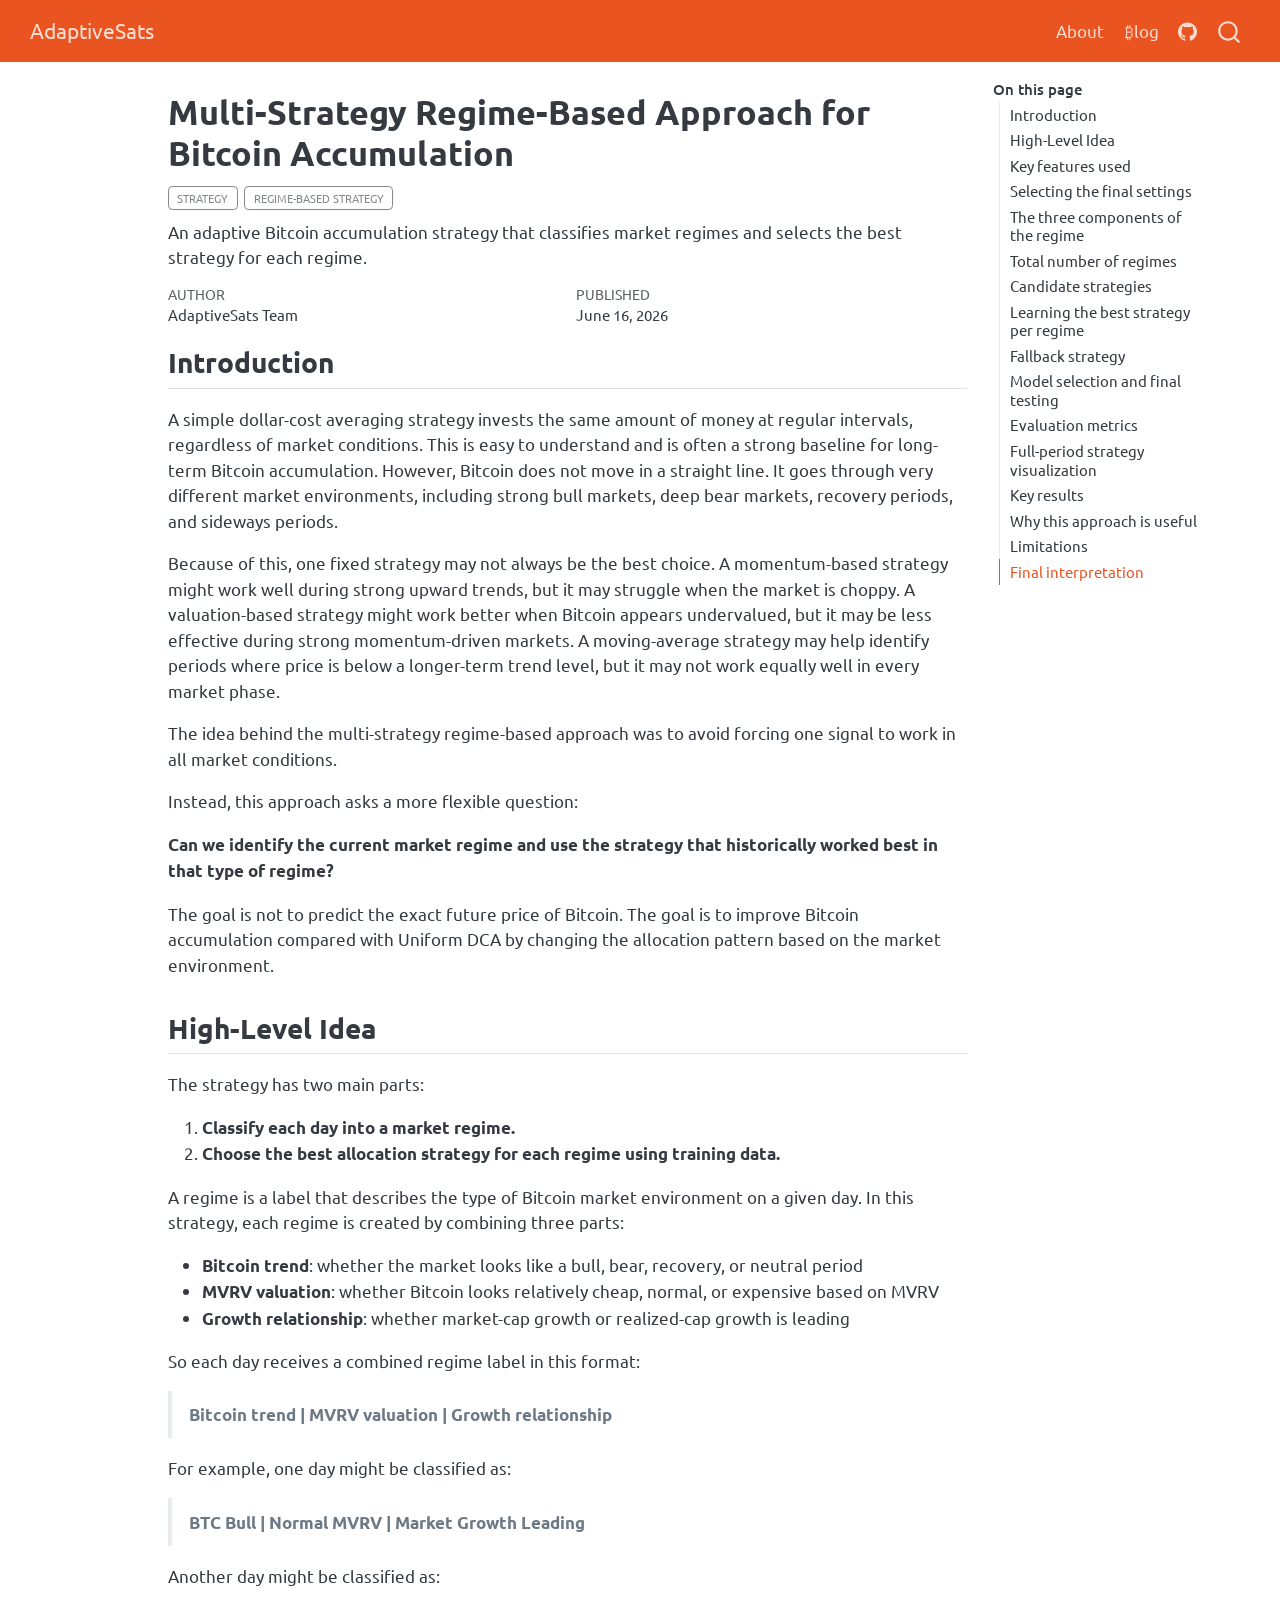
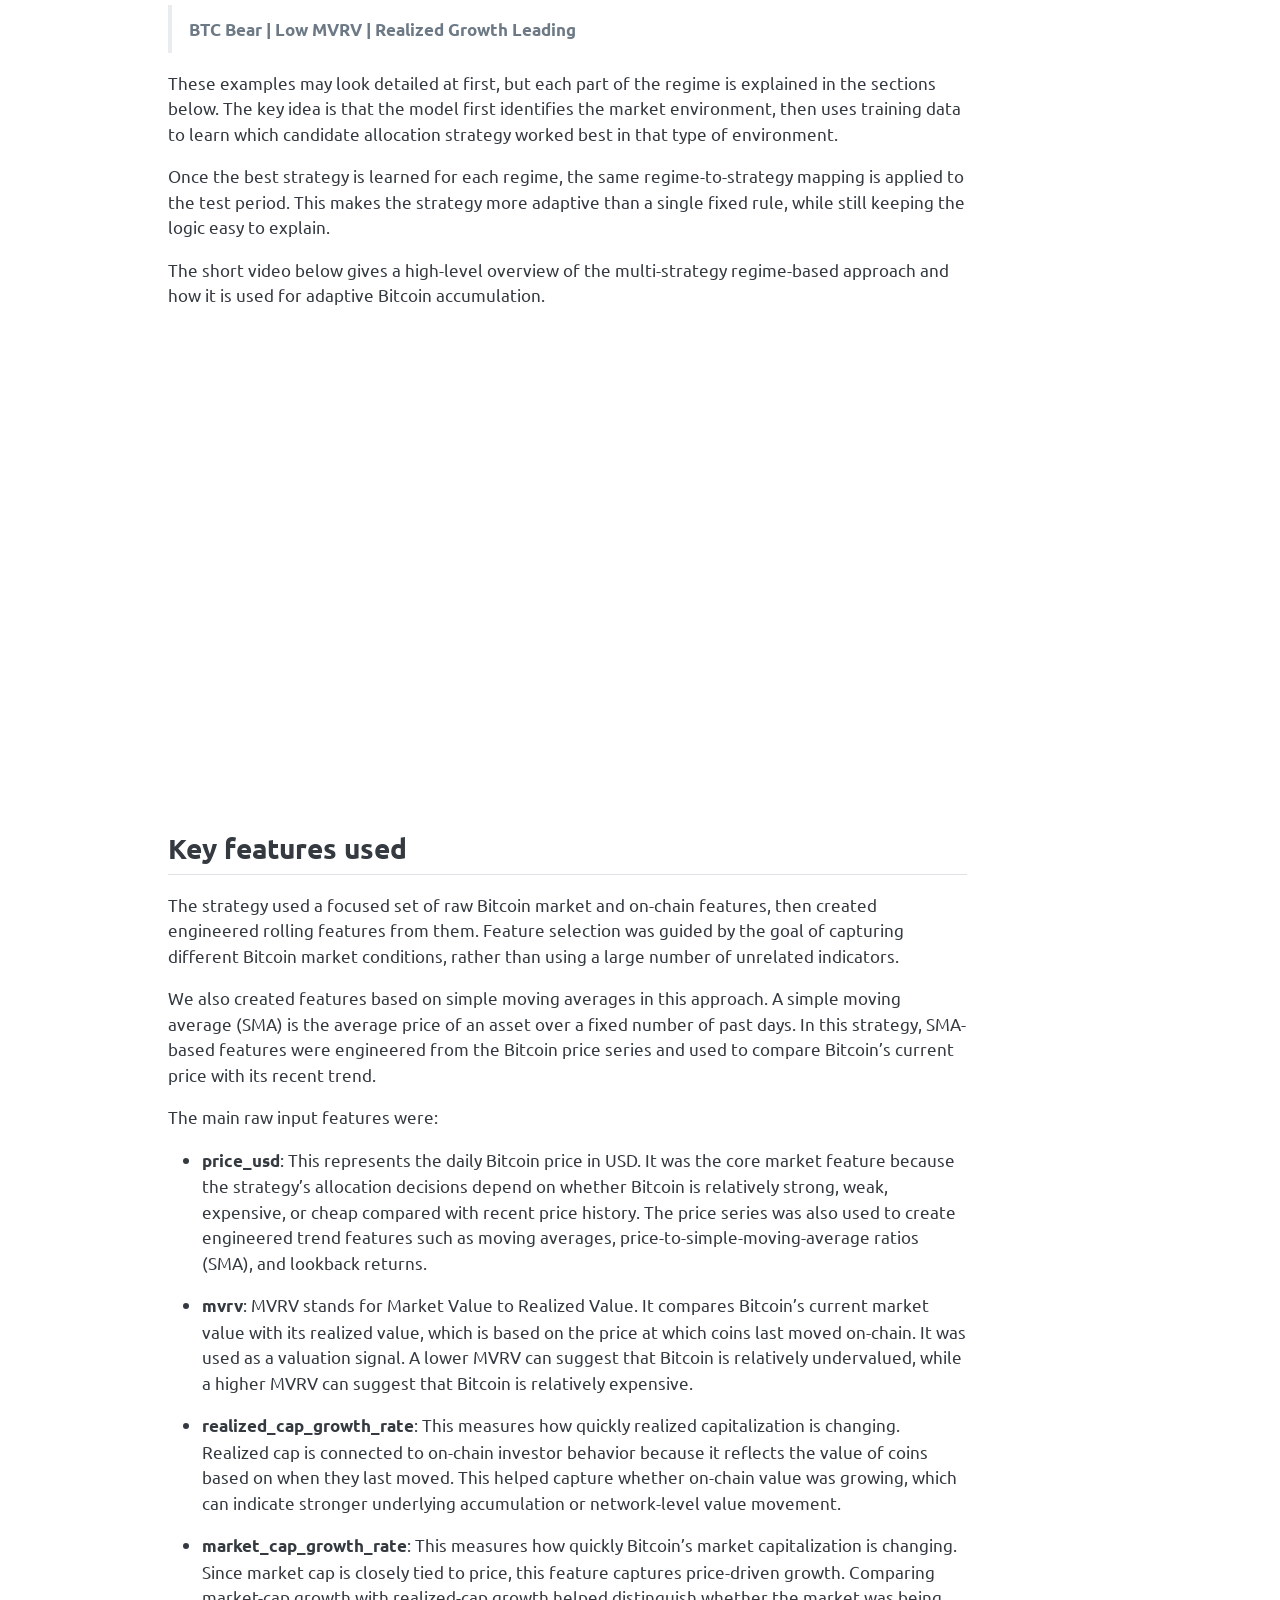
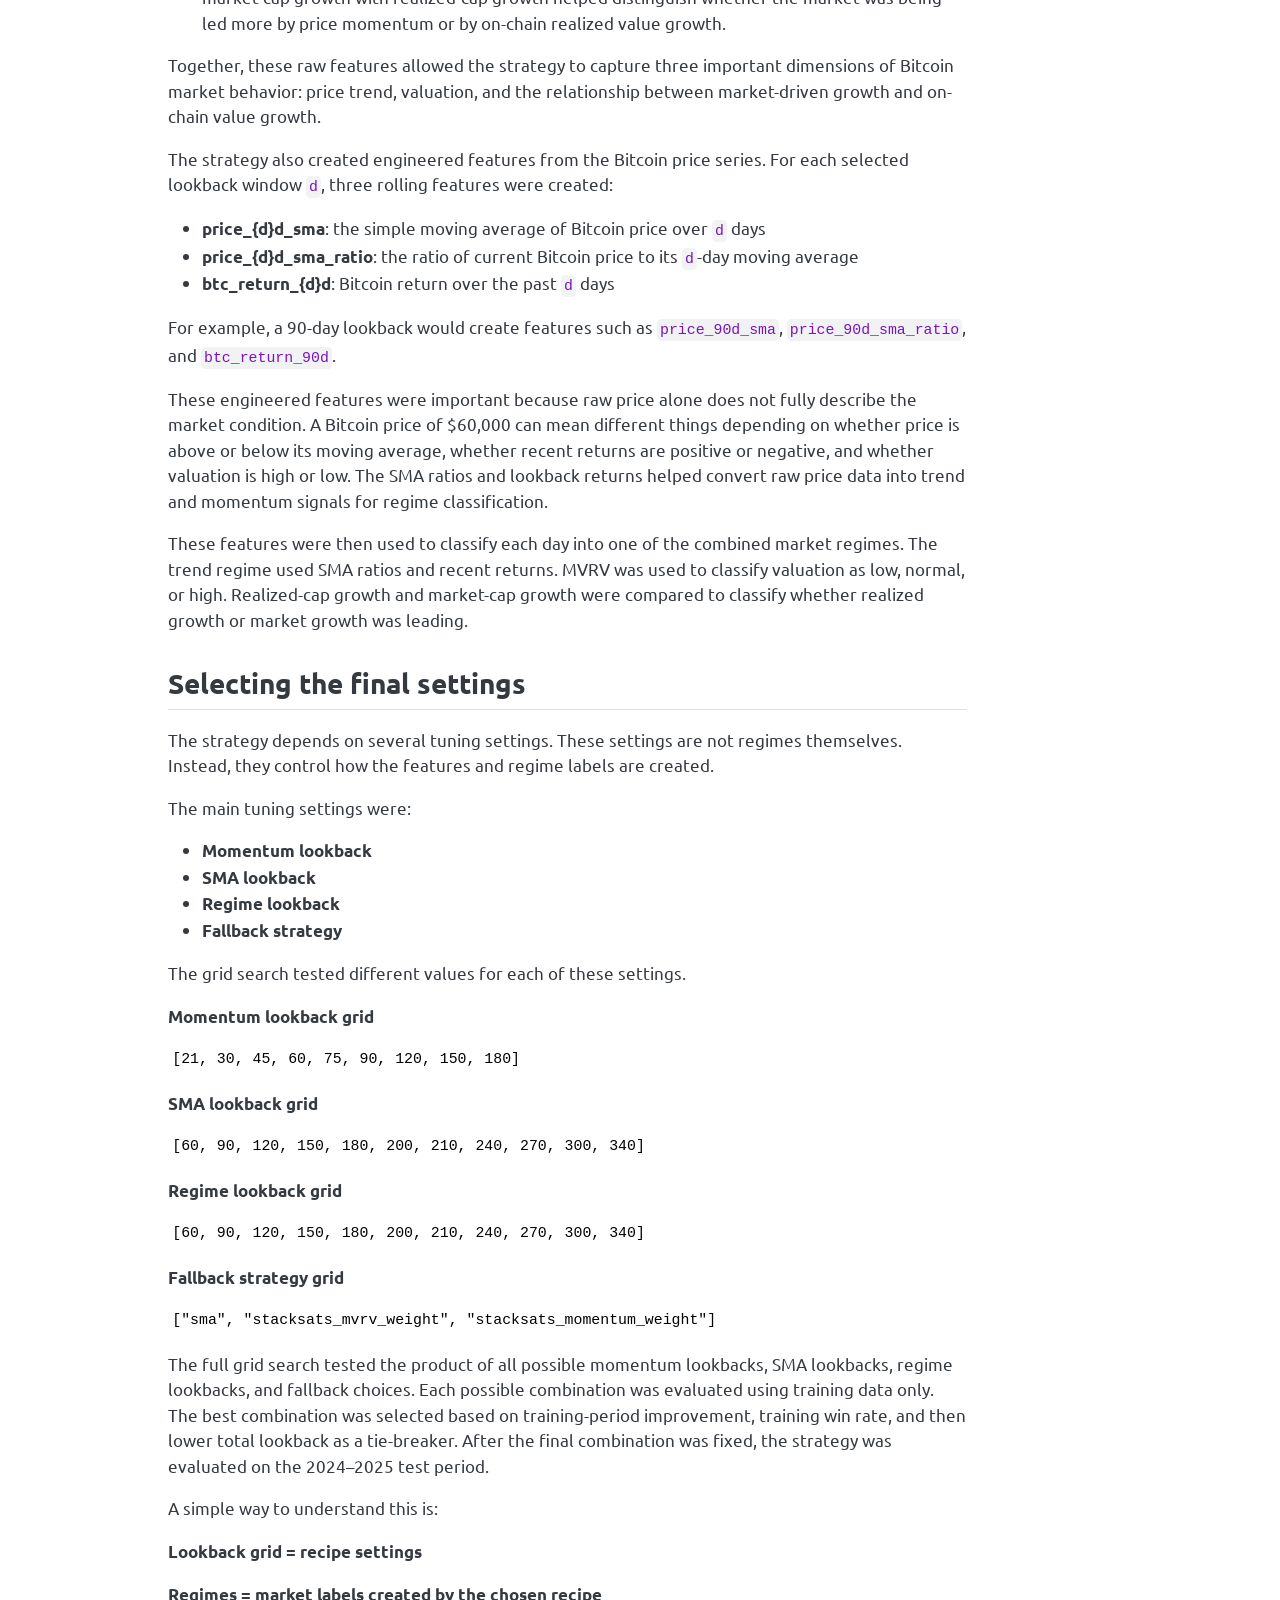
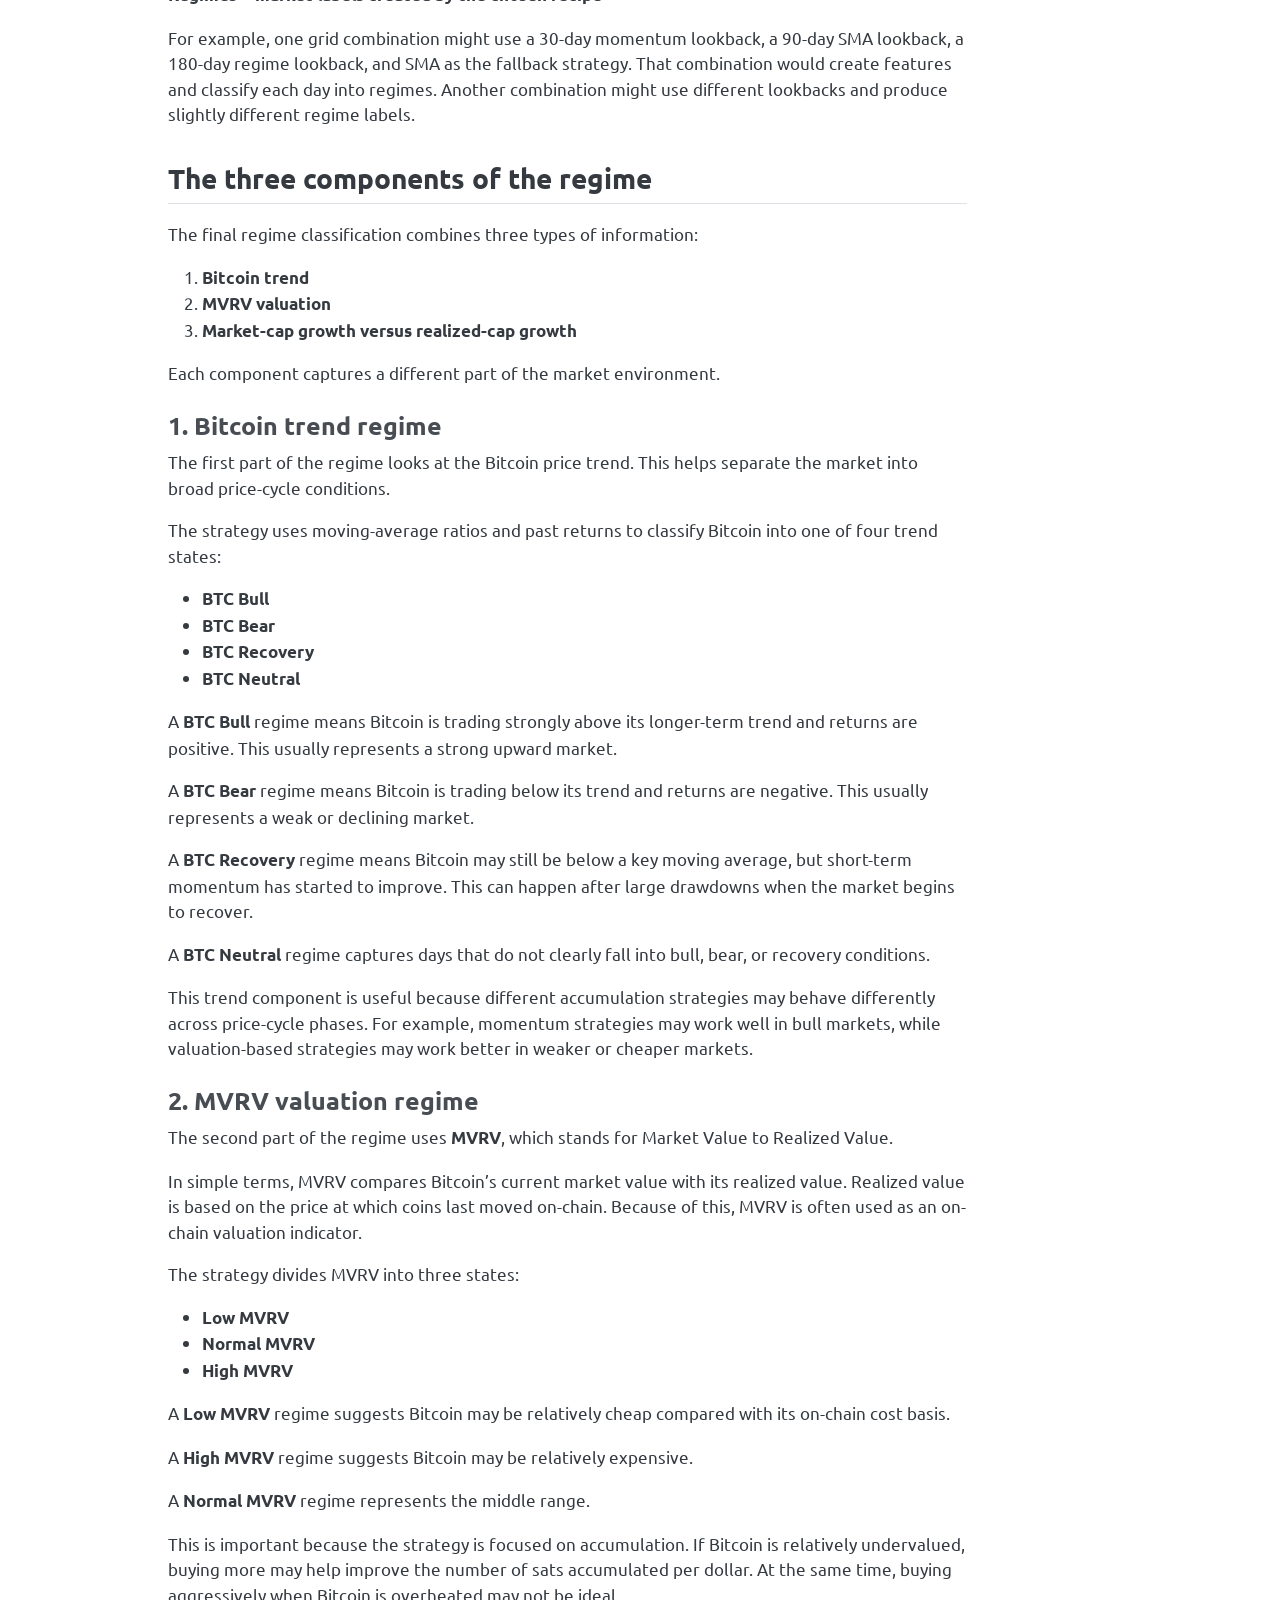
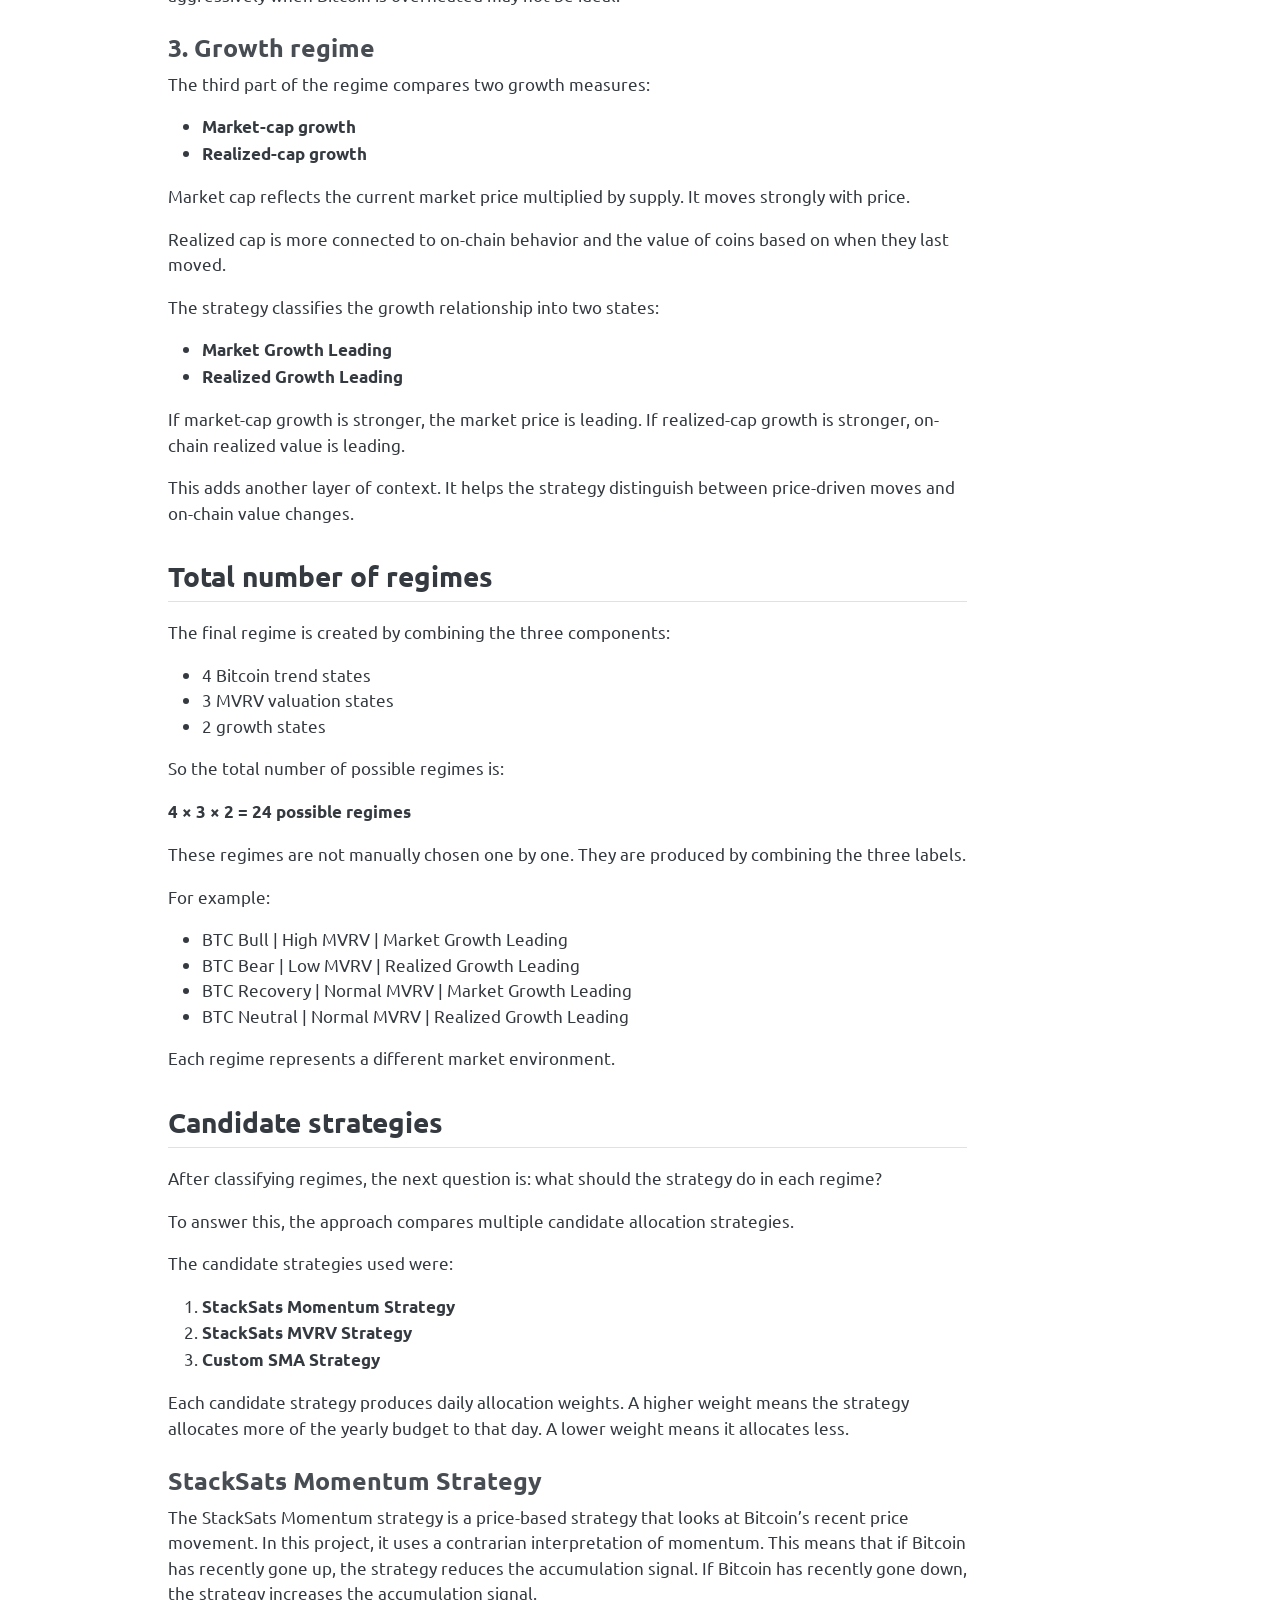
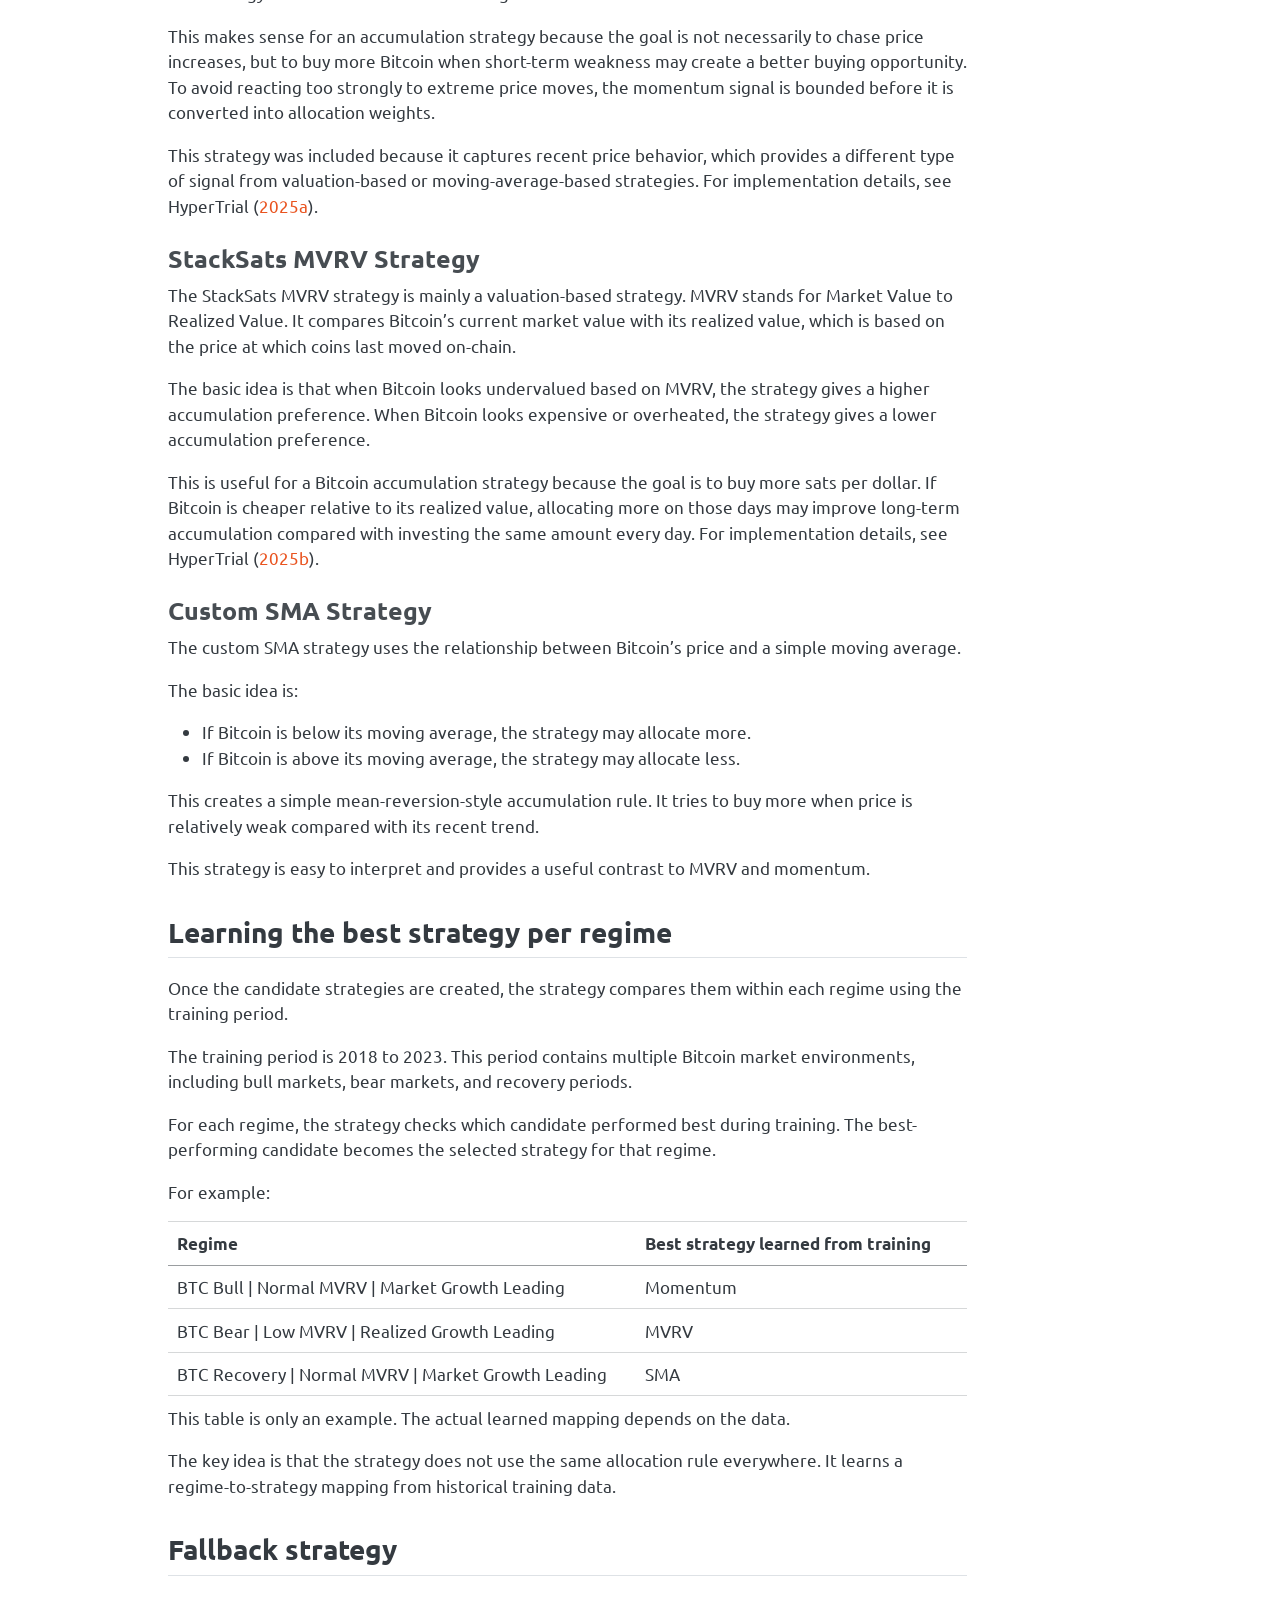
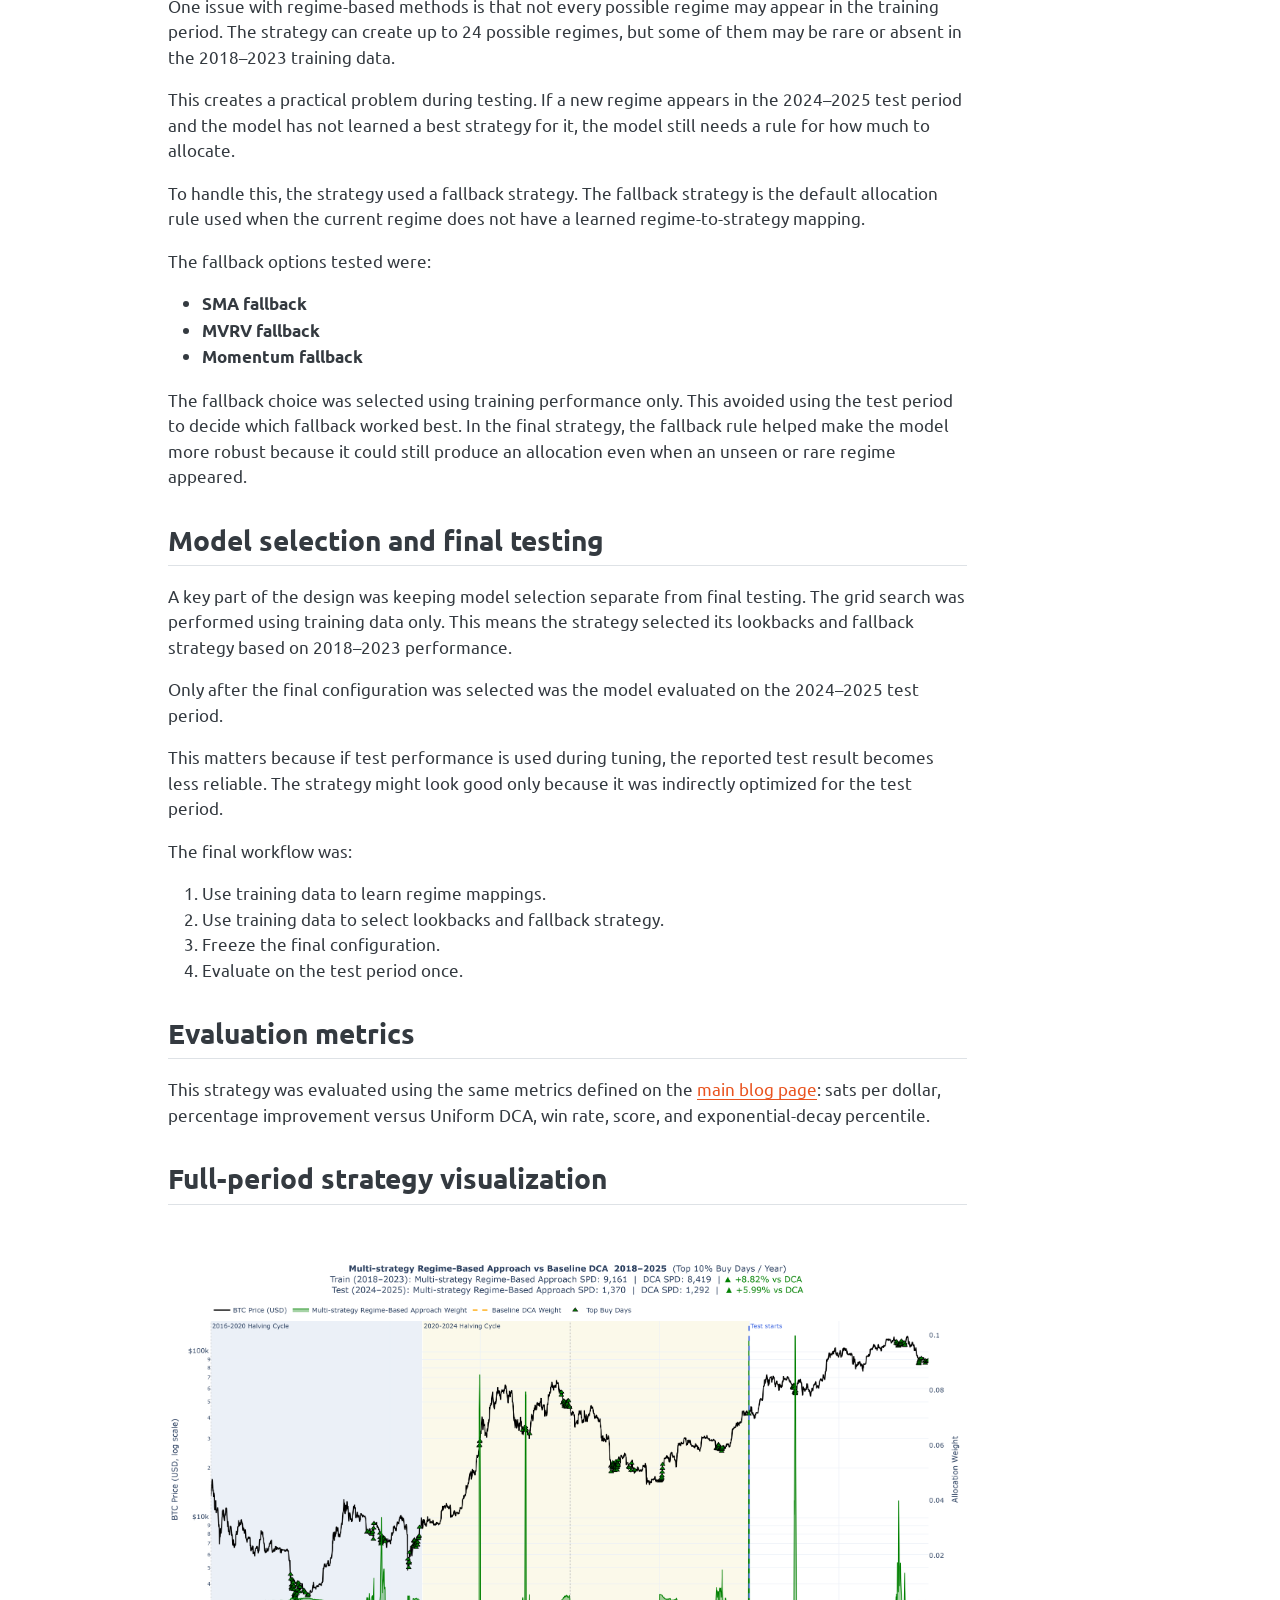
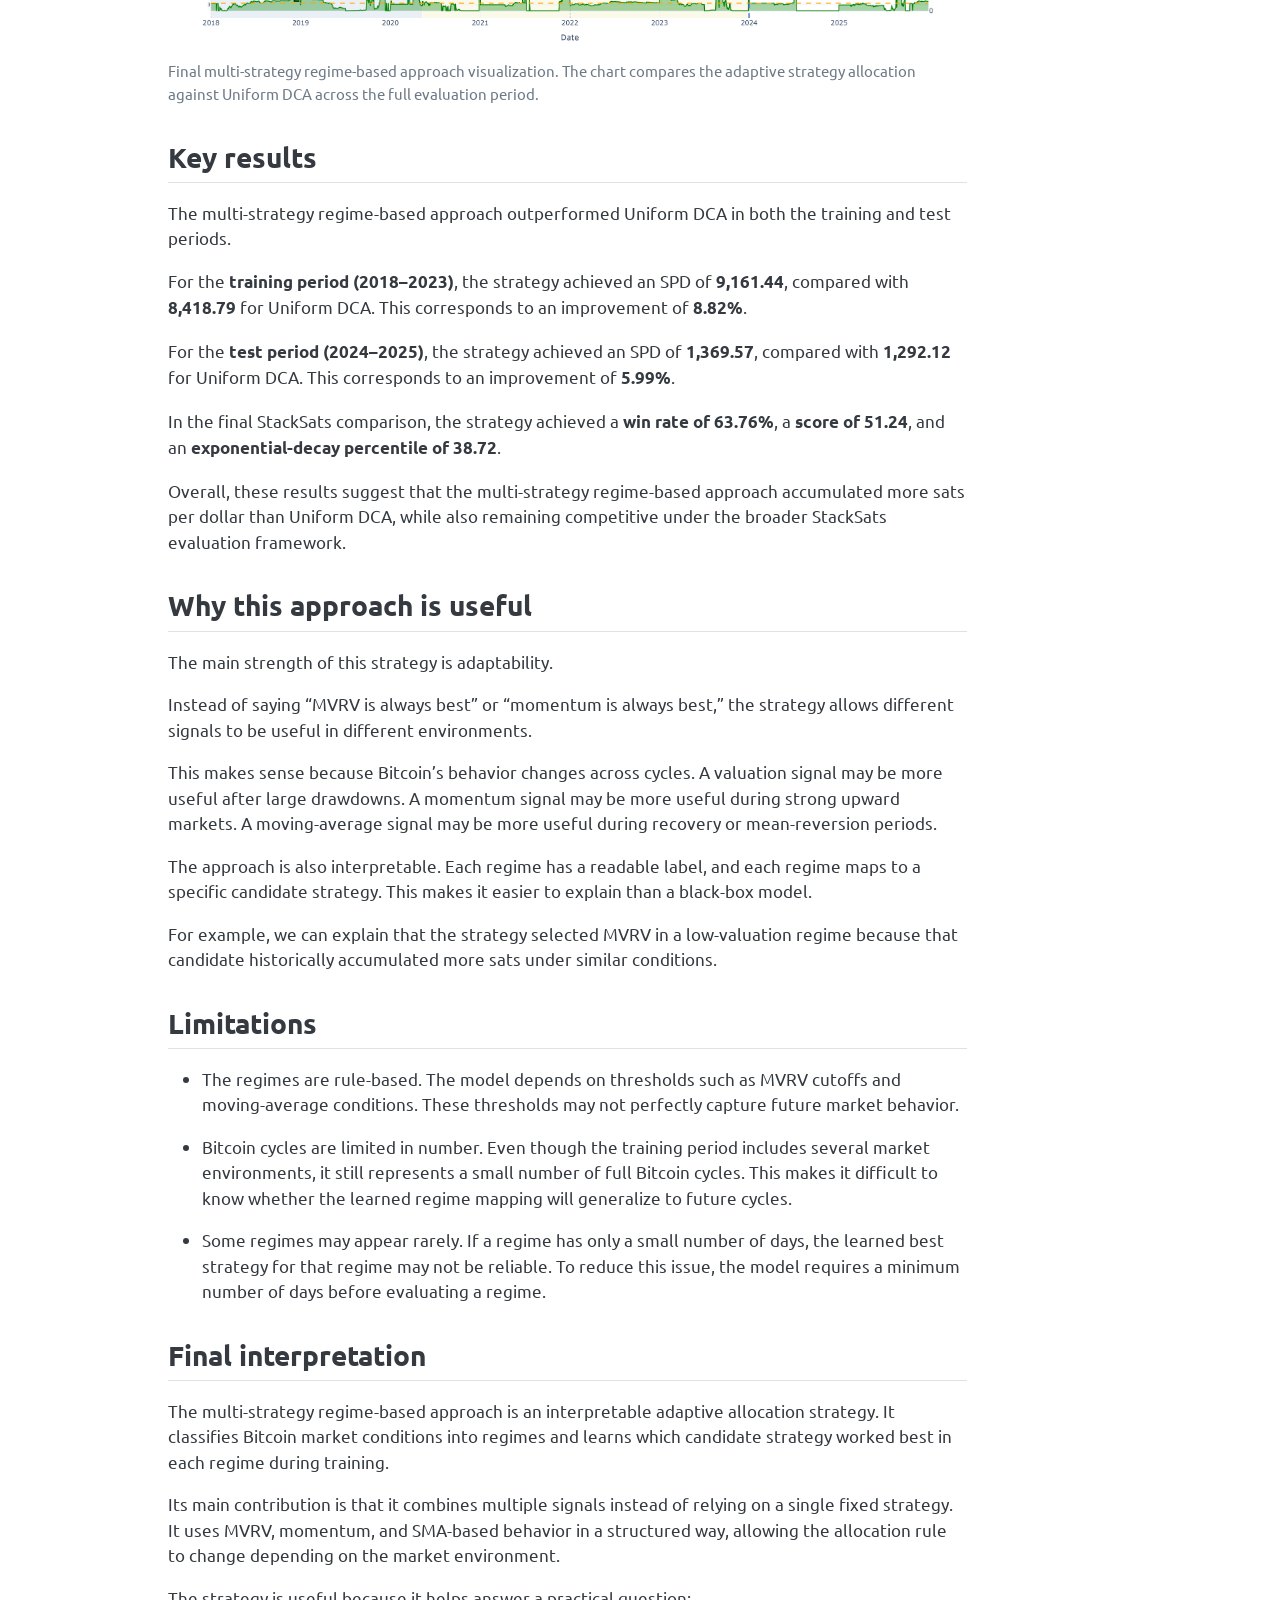
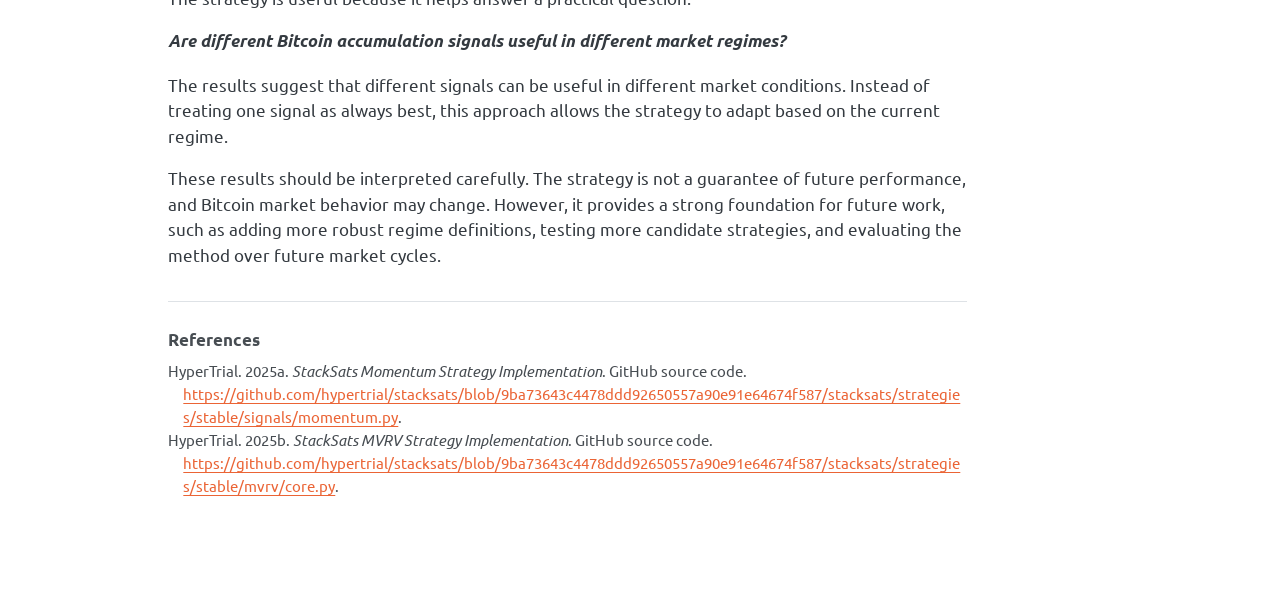
<file: posts/multi-strategy-regime-based-approach/index.html>
<!DOCTYPE html>
<html xmlns="http://www.w3.org/1999/xhtml" lang="en" xml:lang="en"><head>

<meta charset="utf-8">
<meta name="generator" content="quarto-1.9.38">

<meta name="viewport" content="width=device-width, initial-scale=1.0, user-scalable=yes">

<meta name="author" content="AdaptiveSats Team">
<meta name="dcterms.date" content="2026-06-16">
<meta name="description" content="An adaptive Bitcoin accumulation strategy that classifies market regimes and selects the best strategy for each regime.">

<title>Multi-Strategy Regime-Based Approach for Bitcoin Accumulation – AdaptiveSats</title>
<style>
/* Default styles provided by pandoc.
** See https://pandoc.org/MANUAL.html#variables-for-html for config info.
*/
code{white-space: pre-wrap;}
span.smallcaps{font-variant: small-caps;}
div.columns{display: flex; gap: min(4vw, 1.5em);}
div.column{flex: auto; overflow-x: auto;}
div.hanging-indent{margin-left: 1.5em; text-indent: -1.5em;}
ul.task-list{list-style: none;}
ul.task-list li input[type="checkbox"] {
  width: 0.8em;
  margin: 0 0.8em 0.2em -1em; /* quarto-specific, see https://github.com/quarto-dev/quarto-cli/issues/4556 */ 
  vertical-align: middle;
}
/* CSS for citations */
div.csl-bib-body { }
div.csl-entry {
  clear: both;
}
.hanging-indent div.csl-entry {
  margin-left:2em;
  text-indent:-2em;
}
div.csl-left-margin {
  min-width:2em;
  float:left;
}
div.csl-right-inline {
  margin-left:2em;
  padding-left:1em;
}
div.csl-indent {
  margin-left: 2em;
}</style>


<script src="../../site_libs/quarto-nav/quarto-nav.js"></script>
<script src="../../site_libs/quarto-nav/headroom.min.js"></script>
<script src="../../site_libs/clipboard/clipboard.min.js"></script>
<script src="../../site_libs/quarto-search/autocomplete.umd.js"></script>
<script src="../../site_libs/quarto-search/fuse.min.js"></script>
<script src="../../site_libs/quarto-search/quarto-search.js"></script>
<meta name="quarto:offset" content="../../">
<script src="../../site_libs/quarto-html/quarto.js" type="module"></script>
<script src="../../site_libs/quarto-html/tabsets/tabsets.js" type="module"></script>
<script src="../../site_libs/quarto-html/popper.min.js"></script>
<script src="../../site_libs/quarto-html/tippy.umd.min.js"></script>
<script src="../../site_libs/quarto-html/anchor.min.js"></script>
<link href="../../site_libs/quarto-html/tippy.css" rel="stylesheet">
<link href="../../site_libs/quarto-html/quarto-syntax-highlighting-15634bcf2e68342d4ad2dfa704d543f6.css" rel="stylesheet" id="quarto-text-highlighting-styles">
<script src="../../site_libs/bootstrap/bootstrap.min.js"></script>
<link href="../../site_libs/bootstrap/bootstrap-icons.css" rel="stylesheet">
<link href="../../site_libs/bootstrap/bootstrap-46f0abdcd605bdcd834e8a40f923e4ad.min.css" rel="stylesheet" append-hash="true" id="quarto-bootstrap" data-mode="light">
<script id="quarto-search-options" type="application/json">{
  "location": "navbar",
  "copy-button": false,
  "collapse-after": 3,
  "panel-placement": "end",
  "type": "overlay",
  "limit": 50,
  "keyboard-shortcut": [
    "f",
    "/",
    "s"
  ],
  "show-item-context": false,
  "language": {
    "search-no-results-text": "No results",
    "search-matching-documents-text": "matching documents",
    "search-copy-link-title": "Copy link to search",
    "search-hide-matches-text": "Hide additional matches",
    "search-more-match-text": "more match in this document",
    "search-more-matches-text": "more matches in this document",
    "search-clear-button-title": "Clear",
    "search-text-placeholder": "",
    "search-detached-cancel-button-title": "Cancel",
    "search-submit-button-title": "Submit",
    "search-label": "Search"
  }
}</script>


<link rel="stylesheet" href="../../styles.css">
</head>

<body class="nav-fixed quarto-light">

<div id="quarto-search-results"></div>
  <header id="quarto-header" class="headroom fixed-top">
    <nav class="navbar navbar-expand-lg " data-bs-theme="dark">
      <div class="navbar-container container-fluid">
      <div class="navbar-brand-container mx-auto">
    <a class="navbar-brand" href="../../index.html">
    <span class="navbar-title">AdaptiveSats</span>
    </a>
  </div>
            <div id="quarto-search" class="" title="Search"></div>
          <button class="navbar-toggler" type="button" data-bs-toggle="collapse" data-bs-target="#navbarCollapse" aria-controls="navbarCollapse" role="menu" aria-expanded="false" aria-label="Toggle navigation" onclick="if (window.quartoToggleHeadroom) { window.quartoToggleHeadroom(); }">
  <span class="navbar-toggler-icon"></span>
</button>
          <div class="collapse navbar-collapse" id="navbarCollapse">
            <ul class="navbar-nav navbar-nav-scroll ms-auto">
  <li class="nav-item">
    <a class="nav-link" href="../../about.html"> 
<span class="menu-text">About</span></a>
  </li>  
  <li class="nav-item">
    <a class="nav-link" href="../../index.html"> 
<span class="menu-text">₿log</span></a>
  </li>  
  <li class="nav-item compact">
    <a class="nav-link" href="https://github.com/ShrutiSasi/AdaptiveSats"> <i class="bi bi-github" role="img">
</i> 
<span class="menu-text"></span></a>
  </li>  
</ul>
          </div> <!-- /navcollapse -->
            <div class="quarto-navbar-tools">
</div>
      </div> <!-- /container-fluid -->
    </nav>
</header>
<!-- content -->
<div id="quarto-content" class="quarto-container page-columns page-rows-contents page-layout-article page-navbar">
<!-- sidebar -->
<!-- margin-sidebar -->
    <div id="quarto-margin-sidebar" class="sidebar margin-sidebar">
        <nav id="TOC" role="doc-toc" class="toc-active">
    <h2 id="toc-title">On this page</h2>
   
  <ul>
  <li><a href="#introduction" id="toc-introduction" class="nav-link active" data-scroll-target="#introduction">Introduction</a></li>
  <li><a href="#high-level-idea" id="toc-high-level-idea" class="nav-link" data-scroll-target="#high-level-idea">High-Level Idea</a></li>
  <li><a href="#key-features-used" id="toc-key-features-used" class="nav-link" data-scroll-target="#key-features-used">Key features used</a></li>
  <li><a href="#selecting-the-final-settings" id="toc-selecting-the-final-settings" class="nav-link" data-scroll-target="#selecting-the-final-settings">Selecting the final settings</a></li>
  <li><a href="#the-three-components-of-the-regime" id="toc-the-three-components-of-the-regime" class="nav-link" data-scroll-target="#the-three-components-of-the-regime">The three components of the regime</a>
  <ul class="collapse">
  <li><a href="#bitcoin-trend-regime" id="toc-bitcoin-trend-regime" class="nav-link" data-scroll-target="#bitcoin-trend-regime">1. Bitcoin trend regime</a></li>
  <li><a href="#mvrv-valuation-regime" id="toc-mvrv-valuation-regime" class="nav-link" data-scroll-target="#mvrv-valuation-regime">2. MVRV valuation regime</a></li>
  <li><a href="#growth-regime" id="toc-growth-regime" class="nav-link" data-scroll-target="#growth-regime">3. Growth regime</a></li>
  </ul></li>
  <li><a href="#total-number-of-regimes" id="toc-total-number-of-regimes" class="nav-link" data-scroll-target="#total-number-of-regimes">Total number of regimes</a></li>
  <li><a href="#candidate-strategies" id="toc-candidate-strategies" class="nav-link" data-scroll-target="#candidate-strategies">Candidate strategies</a>
  <ul class="collapse">
  <li><a href="#stacksats-momentum-strategy" id="toc-stacksats-momentum-strategy" class="nav-link" data-scroll-target="#stacksats-momentum-strategy">StackSats Momentum Strategy</a></li>
  <li><a href="#stacksats-mvrv-strategy" id="toc-stacksats-mvrv-strategy" class="nav-link" data-scroll-target="#stacksats-mvrv-strategy">StackSats MVRV Strategy</a></li>
  <li><a href="#custom-sma-strategy" id="toc-custom-sma-strategy" class="nav-link" data-scroll-target="#custom-sma-strategy">Custom SMA Strategy</a></li>
  </ul></li>
  <li><a href="#learning-the-best-strategy-per-regime" id="toc-learning-the-best-strategy-per-regime" class="nav-link" data-scroll-target="#learning-the-best-strategy-per-regime">Learning the best strategy per regime</a></li>
  <li><a href="#fallback-strategy" id="toc-fallback-strategy" class="nav-link" data-scroll-target="#fallback-strategy">Fallback strategy</a></li>
  <li><a href="#model-selection-and-final-testing" id="toc-model-selection-and-final-testing" class="nav-link" data-scroll-target="#model-selection-and-final-testing">Model selection and final testing</a></li>
  <li><a href="#evaluation-metrics" id="toc-evaluation-metrics" class="nav-link" data-scroll-target="#evaluation-metrics">Evaluation metrics</a></li>
  <li><a href="#full-period-strategy-visualization" id="toc-full-period-strategy-visualization" class="nav-link" data-scroll-target="#full-period-strategy-visualization">Full-period strategy visualization</a></li>
  <li><a href="#key-results" id="toc-key-results" class="nav-link" data-scroll-target="#key-results">Key results</a></li>
  <li><a href="#why-this-approach-is-useful" id="toc-why-this-approach-is-useful" class="nav-link" data-scroll-target="#why-this-approach-is-useful">Why this approach is useful</a></li>
  <li><a href="#limitations" id="toc-limitations" class="nav-link" data-scroll-target="#limitations">Limitations</a></li>
  <li><a href="#final-interpretation" id="toc-final-interpretation" class="nav-link" data-scroll-target="#final-interpretation">Final interpretation</a></li>
  </ul>
</nav>
    </div>
<!-- main -->
<main class="content" id="quarto-document-content">

<header id="title-block-header" class="quarto-title-block default">
<div class="quarto-title">
<h1 class="title">Multi-Strategy Regime-Based Approach for Bitcoin Accumulation</h1>
  <div class="quarto-categories">
    <div class="quarto-category">Strategy</div>
    <div class="quarto-category">Regime-Based Strategy</div>
  </div>
  </div>

<div>
  <div class="description">
    An adaptive Bitcoin accumulation strategy that classifies market regimes and selects the best strategy for each regime.
  </div>
</div>


<div class="quarto-title-meta">

    <div>
    <div class="quarto-title-meta-heading">Author</div>
    <div class="quarto-title-meta-contents">
             <p>AdaptiveSats Team </p>
          </div>
  </div>
    
    <div>
    <div class="quarto-title-meta-heading">Published</div>
    <div class="quarto-title-meta-contents">
      <p class="date">June 16, 2026</p>
    </div>
  </div>
  
    
  </div>
  


</header>


<section id="introduction" class="level2">
<h2 class="anchored" data-anchor-id="introduction">Introduction</h2>
<p>A simple dollar-cost averaging strategy invests the same amount of money at regular intervals, regardless of market conditions. This is easy to understand and is often a strong baseline for long-term Bitcoin accumulation. However, Bitcoin does not move in a straight line. It goes through very different market environments, including strong bull markets, deep bear markets, recovery periods, and sideways periods.</p>
<p>Because of this, one fixed strategy may not always be the best choice. A momentum-based strategy might work well during strong upward trends, but it may struggle when the market is choppy. A valuation-based strategy might work better when Bitcoin appears undervalued, but it may be less effective during strong momentum-driven markets. A moving-average strategy may help identify periods where price is below a longer-term trend level, but it may not work equally well in every market phase.</p>
<p>The idea behind the multi-strategy regime-based approach was to avoid forcing one signal to work in all market conditions.</p>
<p>Instead, this approach asks a more flexible question:</p>
<p><strong>Can we identify the current market regime and use the strategy that historically worked best in that type of regime?</strong></p>
<p>The goal is not to predict the exact future price of Bitcoin. The goal is to improve Bitcoin accumulation compared with Uniform DCA by changing the allocation pattern based on the market environment.</p>
</section>
<section id="high-level-idea" class="level2">
<h2 class="anchored" data-anchor-id="high-level-idea">High-Level Idea</h2>
<p>The strategy has two main parts:</p>
<ol type="1">
<li><strong>Classify each day into a market regime.</strong></li>
<li><strong>Choose the best allocation strategy for each regime using training data.</strong></li>
</ol>
<p>A regime is a label that describes the type of Bitcoin market environment on a given day. In this strategy, each regime is created by combining three parts:</p>
<ul>
<li><strong>Bitcoin trend</strong>: whether the market looks like a bull, bear, recovery, or neutral period</li>
<li><strong>MVRV valuation</strong>: whether Bitcoin looks relatively cheap, normal, or expensive based on MVRV</li>
<li><strong>Growth relationship</strong>: whether market-cap growth or realized-cap growth is leading</li>
</ul>
<p>So each day receives a combined regime label in this format:</p>
<blockquote class="blockquote">
<p><strong>Bitcoin trend | MVRV valuation | Growth relationship</strong></p>
</blockquote>
<p>For example, one day might be classified as:</p>
<blockquote class="blockquote">
<p><strong>BTC Bull | Normal MVRV | Market Growth Leading</strong></p>
</blockquote>
<p>Another day might be classified as:</p>
<blockquote class="blockquote">
<p><strong>BTC Bear | Low MVRV | Realized Growth Leading</strong></p>
</blockquote>
<p>These examples may look detailed at first, but each part of the regime is explained in the sections below. The key idea is that the model first identifies the market environment, then uses training data to learn which candidate allocation strategy worked best in that type of environment.</p>
<p>Once the best strategy is learned for each regime, the same regime-to-strategy mapping is applied to the test period. This makes the strategy more adaptive than a single fixed rule, while still keeping the logic easy to explain.</p>
<p>The short video below gives a high-level overview of the multi-strategy regime-based approach and how it is used for adaptive Bitcoin accumulation.</p>
<iframe width="800" height="450" src="https://www.youtube.com/embed/FSLVe98qfoU" title="Multi-Strategy Regime-Based Approach Video" frameborder="0" allow="accelerometer; autoplay; clipboard-write; encrypted-media; gyroscope; picture-in-picture" allowfullscreen="">
</iframe>
</section>
<section id="key-features-used" class="level2">
<h2 class="anchored" data-anchor-id="key-features-used">Key features used</h2>
<p>The strategy used a focused set of raw Bitcoin market and on-chain features, then created engineered rolling features from them. Feature selection was guided by the goal of capturing different Bitcoin market conditions, rather than using a large number of unrelated indicators.</p>
<p>We also created features based on simple moving averages in this approach. A simple moving average (SMA) is the average price of an asset over a fixed number of past days. In this strategy, SMA-based features were engineered from the Bitcoin price series and used to compare Bitcoin’s current price with its recent trend.</p>
<p>The main raw input features were:</p>
<ul>
<li><p><strong>price_usd</strong>: This represents the daily Bitcoin price in USD. It was the core market feature because the strategy’s allocation decisions depend on whether Bitcoin is relatively strong, weak, expensive, or cheap compared with recent price history. The price series was also used to create engineered trend features such as moving averages, price-to-simple-moving-average ratios (SMA), and lookback returns.</p></li>
<li><p><strong>mvrv</strong>: MVRV stands for Market Value to Realized Value. It compares Bitcoin’s current market value with its realized value, which is based on the price at which coins last moved on-chain. It was used as a valuation signal. A lower MVRV can suggest that Bitcoin is relatively undervalued, while a higher MVRV can suggest that Bitcoin is relatively expensive.</p></li>
<li><p><strong>realized_cap_growth_rate</strong>: This measures how quickly realized capitalization is changing. Realized cap is connected to on-chain investor behavior because it reflects the value of coins based on when they last moved. This helped capture whether on-chain value was growing, which can indicate stronger underlying accumulation or network-level value movement.</p></li>
<li><p><strong>market_cap_growth_rate</strong>: This measures how quickly Bitcoin’s market capitalization is changing. Since market cap is closely tied to price, this feature captures price-driven growth. Comparing market-cap growth with realized-cap growth helped distinguish whether the market was being led more by price momentum or by on-chain realized value growth.</p></li>
</ul>
<p>Together, these raw features allowed the strategy to capture three important dimensions of Bitcoin market behavior: price trend, valuation, and the relationship between market-driven growth and on-chain value growth.</p>
<p>The strategy also created engineered features from the Bitcoin price series. For each selected lookback window <code>d</code>, three rolling features were created:</p>
<ul>
<li><strong>price_{d}d_sma</strong>: the simple moving average of Bitcoin price over <code>d</code> days</li>
<li><strong>price_{d}d_sma_ratio</strong>: the ratio of current Bitcoin price to its <code>d</code>-day moving average</li>
<li><strong>btc_return_{d}d</strong>: Bitcoin return over the past <code>d</code> days</li>
</ul>
<p>For example, a 90-day lookback would create features such as <code>price_90d_sma</code>, <code>price_90d_sma_ratio</code>, and <code>btc_return_90d</code>.</p>
<p>These engineered features were important because raw price alone does not fully describe the market condition. A Bitcoin price of $60,000 can mean different things depending on whether price is above or below its moving average, whether recent returns are positive or negative, and whether valuation is high or low. The SMA ratios and lookback returns helped convert raw price data into trend and momentum signals for regime classification.</p>
<p>These features were then used to classify each day into one of the combined market regimes. The trend regime used SMA ratios and recent returns. MVRV was used to classify valuation as low, normal, or high. Realized-cap growth and market-cap growth were compared to classify whether realized growth or market growth was leading.</p>
</section>
<section id="selecting-the-final-settings" class="level2">
<h2 class="anchored" data-anchor-id="selecting-the-final-settings">Selecting the final settings</h2>
<p>The strategy depends on several tuning settings. These settings are not regimes themselves. Instead, they control how the features and regime labels are created.</p>
<p>The main tuning settings were:</p>
<ul>
<li><strong>Momentum lookback</strong></li>
<li><strong>SMA lookback</strong></li>
<li><strong>Regime lookback</strong></li>
<li><strong>Fallback strategy</strong></li>
</ul>
<p>The grid search tested different values for each of these settings.</p>
<p><strong>Momentum lookback grid</strong></p>
<pre class="text"><code>[21, 30, 45, 60, 75, 90, 120, 150, 180]</code></pre>
<p><strong>SMA lookback grid</strong></p>
<pre class="text"><code>[60, 90, 120, 150, 180, 200, 210, 240, 270, 300, 340]</code></pre>
<p><strong>Regime lookback grid</strong></p>
<pre class="text"><code>[60, 90, 120, 150, 180, 200, 210, 240, 270, 300, 340]</code></pre>
<p><strong>Fallback strategy grid</strong></p>
<pre class="text"><code>["sma", "stacksats_mvrv_weight", "stacksats_momentum_weight"]</code></pre>
<p>The full grid search tested the product of all possible momentum lookbacks, SMA lookbacks, regime lookbacks, and fallback choices. Each possible combination was evaluated using training data only. The best combination was selected based on training-period improvement, training win rate, and then lower total lookback as a tie-breaker. After the final combination was fixed, the strategy was evaluated on the 2024–2025 test period.</p>
<p>A simple way to understand this is:</p>
<p><strong>Lookback grid = recipe settings</strong></p>
<p><strong>Regimes = market labels created by the chosen recipe</strong></p>
<p>For example, one grid combination might use a 30-day momentum lookback, a 90-day SMA lookback, a 180-day regime lookback, and SMA as the fallback strategy. That combination would create features and classify each day into regimes. Another combination might use different lookbacks and produce slightly different regime labels.</p>
</section>
<section id="the-three-components-of-the-regime" class="level2">
<h2 class="anchored" data-anchor-id="the-three-components-of-the-regime">The three components of the regime</h2>
<p>The final regime classification combines three types of information:</p>
<ol type="1">
<li><strong>Bitcoin trend</strong></li>
<li><strong>MVRV valuation</strong></li>
<li><strong>Market-cap growth versus realized-cap growth</strong></li>
</ol>
<p>Each component captures a different part of the market environment.</p>
<section id="bitcoin-trend-regime" class="level3">
<h3 class="anchored" data-anchor-id="bitcoin-trend-regime">1. Bitcoin trend regime</h3>
<p>The first part of the regime looks at the Bitcoin price trend. This helps separate the market into broad price-cycle conditions.</p>
<p>The strategy uses moving-average ratios and past returns to classify Bitcoin into one of four trend states:</p>
<ul>
<li><strong>BTC Bull</strong></li>
<li><strong>BTC Bear</strong></li>
<li><strong>BTC Recovery</strong></li>
<li><strong>BTC Neutral</strong></li>
</ul>
<p>A <strong>BTC Bull</strong> regime means Bitcoin is trading strongly above its longer-term trend and returns are positive. This usually represents a strong upward market.</p>
<p>A <strong>BTC Bear</strong> regime means Bitcoin is trading below its trend and returns are negative. This usually represents a weak or declining market.</p>
<p>A <strong>BTC Recovery</strong> regime means Bitcoin may still be below a key moving average, but short-term momentum has started to improve. This can happen after large drawdowns when the market begins to recover.</p>
<p>A <strong>BTC Neutral</strong> regime captures days that do not clearly fall into bull, bear, or recovery conditions.</p>
<p>This trend component is useful because different accumulation strategies may behave differently across price-cycle phases. For example, momentum strategies may work well in bull markets, while valuation-based strategies may work better in weaker or cheaper markets.</p>
</section>
<section id="mvrv-valuation-regime" class="level3">
<h3 class="anchored" data-anchor-id="mvrv-valuation-regime">2. MVRV valuation regime</h3>
<p>The second part of the regime uses <strong>MVRV</strong>, which stands for Market Value to Realized Value.</p>
<p>In simple terms, MVRV compares Bitcoin’s current market value with its realized value. Realized value is based on the price at which coins last moved on-chain. Because of this, MVRV is often used as an on-chain valuation indicator.</p>
<p>The strategy divides MVRV into three states:</p>
<ul>
<li><strong>Low MVRV</strong></li>
<li><strong>Normal MVRV</strong></li>
<li><strong>High MVRV</strong></li>
</ul>
<p>A <strong>Low MVRV</strong> regime suggests Bitcoin may be relatively cheap compared with its on-chain cost basis.</p>
<p>A <strong>High MVRV</strong> regime suggests Bitcoin may be relatively expensive.</p>
<p>A <strong>Normal MVRV</strong> regime represents the middle range.</p>
<p>This is important because the strategy is focused on accumulation. If Bitcoin is relatively undervalued, buying more may help improve the number of sats accumulated per dollar. At the same time, buying aggressively when Bitcoin is overheated may not be ideal.</p>
</section>
<section id="growth-regime" class="level3">
<h3 class="anchored" data-anchor-id="growth-regime">3. Growth regime</h3>
<p>The third part of the regime compares two growth measures:</p>
<ul>
<li><strong>Market-cap growth</strong></li>
<li><strong>Realized-cap growth</strong></li>
</ul>
<p>Market cap reflects the current market price multiplied by supply. It moves strongly with price.</p>
<p>Realized cap is more connected to on-chain behavior and the value of coins based on when they last moved.</p>
<p>The strategy classifies the growth relationship into two states:</p>
<ul>
<li><strong>Market Growth Leading</strong></li>
<li><strong>Realized Growth Leading</strong></li>
</ul>
<p>If market-cap growth is stronger, the market price is leading. If realized-cap growth is stronger, on-chain realized value is leading.</p>
<p>This adds another layer of context. It helps the strategy distinguish between price-driven moves and on-chain value changes.</p>
</section>
</section>
<section id="total-number-of-regimes" class="level2">
<h2 class="anchored" data-anchor-id="total-number-of-regimes">Total number of regimes</h2>
<p>The final regime is created by combining the three components:</p>
<ul>
<li>4 Bitcoin trend states</li>
<li>3 MVRV valuation states</li>
<li>2 growth states</li>
</ul>
<p>So the total number of possible regimes is:</p>
<p><strong>4 × 3 × 2 = 24 possible regimes</strong></p>
<p>These regimes are not manually chosen one by one. They are produced by combining the three labels.</p>
<p>For example:</p>
<ul>
<li>BTC Bull | High MVRV | Market Growth Leading</li>
<li>BTC Bear | Low MVRV | Realized Growth Leading</li>
<li>BTC Recovery | Normal MVRV | Market Growth Leading</li>
<li>BTC Neutral | Normal MVRV | Realized Growth Leading</li>
</ul>
<p>Each regime represents a different market environment.</p>
</section>
<section id="candidate-strategies" class="level2">
<h2 class="anchored" data-anchor-id="candidate-strategies">Candidate strategies</h2>
<p>After classifying regimes, the next question is: what should the strategy do in each regime?</p>
<p>To answer this, the approach compares multiple candidate allocation strategies.</p>
<p>The candidate strategies used were:</p>
<ol type="1">
<li><strong>StackSats Momentum Strategy</strong></li>
<li><strong>StackSats MVRV Strategy</strong></li>
<li><strong>Custom SMA Strategy</strong></li>
</ol>
<p>Each candidate strategy produces daily allocation weights. A higher weight means the strategy allocates more of the yearly budget to that day. A lower weight means it allocates less.</p>
<section id="stacksats-momentum-strategy" class="level3">
<h3 class="anchored" data-anchor-id="stacksats-momentum-strategy">StackSats Momentum Strategy</h3>
<p>The StackSats Momentum strategy is a price-based strategy that looks at Bitcoin’s recent price movement. In this project, it uses a contrarian interpretation of momentum. This means that if Bitcoin has recently gone up, the strategy reduces the accumulation signal. If Bitcoin has recently gone down, the strategy increases the accumulation signal.</p>
<p>This makes sense for an accumulation strategy because the goal is not necessarily to chase price increases, but to buy more Bitcoin when short-term weakness may create a better buying opportunity. To avoid reacting too strongly to extreme price moves, the momentum signal is bounded before it is converted into allocation weights.</p>
<p>This strategy was included because it captures recent price behavior, which provides a different type of signal from valuation-based or moving-average-based strategies. For implementation details, see <span class="citation" data-cites="stacksats_momentum_strategy">HyperTrial (<a href="#ref-stacksats_momentum_strategy" role="doc-biblioref">2025a</a>)</span>.</p>
</section>
<section id="stacksats-mvrv-strategy" class="level3">
<h3 class="anchored" data-anchor-id="stacksats-mvrv-strategy">StackSats MVRV Strategy</h3>
<p>The StackSats MVRV strategy is mainly a valuation-based strategy. MVRV stands for Market Value to Realized Value. It compares Bitcoin’s current market value with its realized value, which is based on the price at which coins last moved on-chain.</p>
<p>The basic idea is that when Bitcoin looks undervalued based on MVRV, the strategy gives a higher accumulation preference. When Bitcoin looks expensive or overheated, the strategy gives a lower accumulation preference.</p>
<p>This is useful for a Bitcoin accumulation strategy because the goal is to buy more sats per dollar. If Bitcoin is cheaper relative to its realized value, allocating more on those days may improve long-term accumulation compared with investing the same amount every day. For implementation details, see <span class="citation" data-cites="stacksats_mvrv_strategy">HyperTrial (<a href="#ref-stacksats_mvrv_strategy" role="doc-biblioref">2025b</a>)</span>.</p>
</section>
<section id="custom-sma-strategy" class="level3">
<h3 class="anchored" data-anchor-id="custom-sma-strategy">Custom SMA Strategy</h3>
<p>The custom SMA strategy uses the relationship between Bitcoin’s price and a simple moving average.</p>
<p>The basic idea is:</p>
<ul>
<li>If Bitcoin is below its moving average, the strategy may allocate more.</li>
<li>If Bitcoin is above its moving average, the strategy may allocate less.</li>
</ul>
<p>This creates a simple mean-reversion-style accumulation rule. It tries to buy more when price is relatively weak compared with its recent trend.</p>
<p>This strategy is easy to interpret and provides a useful contrast to MVRV and momentum.</p>
</section>
</section>
<section id="learning-the-best-strategy-per-regime" class="level2">
<h2 class="anchored" data-anchor-id="learning-the-best-strategy-per-regime">Learning the best strategy per regime</h2>
<p>Once the candidate strategies are created, the strategy compares them within each regime using the training period.</p>
<p>The training period is 2018 to 2023. This period contains multiple Bitcoin market environments, including bull markets, bear markets, and recovery periods.</p>
<p>For each regime, the strategy checks which candidate performed best during training. The best-performing candidate becomes the selected strategy for that regime.</p>
<p>For example:</p>
<table class="caption-top table">
<colgroup>
<col style="width: 58%">
<col style="width: 41%">
</colgroup>
<thead>
<tr class="header">
<th>Regime</th>
<th>Best strategy learned from training</th>
</tr>
</thead>
<tbody>
<tr class="odd">
<td>BTC Bull | Normal MVRV | Market Growth Leading</td>
<td>Momentum</td>
</tr>
<tr class="even">
<td>BTC Bear | Low MVRV | Realized Growth Leading</td>
<td>MVRV</td>
</tr>
<tr class="odd">
<td>BTC Recovery | Normal MVRV | Market Growth Leading</td>
<td>SMA</td>
</tr>
</tbody>
</table>
<p>This table is only an example. The actual learned mapping depends on the data.</p>
<p>The key idea is that the strategy does not use the same allocation rule everywhere. It learns a regime-to-strategy mapping from historical training data.</p>
</section>
<section id="fallback-strategy" class="level2">
<h2 class="anchored" data-anchor-id="fallback-strategy">Fallback strategy</h2>
<p>One issue with regime-based methods is that not every possible regime may appear in the training period. The strategy can create up to 24 possible regimes, but some of them may be rare or absent in the 2018–2023 training data.</p>
<p>This creates a practical problem during testing. If a new regime appears in the 2024–2025 test period and the model has not learned a best strategy for it, the model still needs a rule for how much to allocate.</p>
<p>To handle this, the strategy used a fallback strategy. The fallback strategy is the default allocation rule used when the current regime does not have a learned regime-to-strategy mapping.</p>
<p>The fallback options tested were:</p>
<ul>
<li><strong>SMA fallback</strong></li>
<li><strong>MVRV fallback</strong></li>
<li><strong>Momentum fallback</strong></li>
</ul>
<p>The fallback choice was selected using training performance only. This avoided using the test period to decide which fallback worked best. In the final strategy, the fallback rule helped make the model more robust because it could still produce an allocation even when an unseen or rare regime appeared.</p>
</section>
<section id="model-selection-and-final-testing" class="level2">
<h2 class="anchored" data-anchor-id="model-selection-and-final-testing">Model selection and final testing</h2>
<p>A key part of the design was keeping model selection separate from final testing. The grid search was performed using training data only. This means the strategy selected its lookbacks and fallback strategy based on 2018–2023 performance.</p>
<p>Only after the final configuration was selected was the model evaluated on the 2024–2025 test period.</p>
<p>This matters because if test performance is used during tuning, the reported test result becomes less reliable. The strategy might look good only because it was indirectly optimized for the test period.</p>
<p>The final workflow was:</p>
<ol type="1">
<li>Use training data to learn regime mappings.</li>
<li>Use training data to select lookbacks and fallback strategy.</li>
<li>Freeze the final configuration.</li>
<li>Evaluate on the test period once.</li>
</ol>
</section>
<section id="evaluation-metrics" class="level2">
<h2 class="anchored" data-anchor-id="evaluation-metrics">Evaluation metrics</h2>
<p>This strategy was evaluated using the same metrics defined on the <a href="../../index.html#evaluation-metrics">main blog page</a>: sats per dollar, percentage improvement versus Uniform DCA, win rate, score, and exponential-decay percentile.</p>
</section>
<section id="full-period-strategy-visualization" class="level2">
<h2 class="anchored" data-anchor-id="full-period-strategy-visualization">Full-period strategy visualization</h2>
<div class="quarto-figure quarto-figure-center">
<figure class="figure">
<p><img src="../../figures/multi-strategy-approach-plot.png" class="img-fluid figure-img" style="width:100.0%"></p>
<figcaption>Final multi-strategy regime-based approach visualization. The chart compares the adaptive strategy allocation against Uniform DCA across the full evaluation period.</figcaption>
</figure>
</div>
</section>
<section id="key-results" class="level2">
<h2 class="anchored" data-anchor-id="key-results">Key results</h2>
<p>The multi-strategy regime-based approach outperformed Uniform DCA in both the training and test periods.</p>
<p>For the <strong>training period (2018–2023)</strong>, the strategy achieved an SPD of <strong>9,161.44</strong>, compared with <strong>8,418.79</strong> for Uniform DCA. This corresponds to an improvement of <strong>8.82%</strong>.</p>
<p>For the <strong>test period (2024–2025)</strong>, the strategy achieved an SPD of <strong>1,369.57</strong>, compared with <strong>1,292.12</strong> for Uniform DCA. This corresponds to an improvement of <strong>5.99%</strong>.</p>
<p>In the final StackSats comparison, the strategy achieved a <strong>win rate of 63.76%</strong>, a <strong>score of 51.24</strong>, and an <strong>exponential-decay percentile of 38.72</strong>.</p>
<p>Overall, these results suggest that the multi-strategy regime-based approach accumulated more sats per dollar than Uniform DCA, while also remaining competitive under the broader StackSats evaluation framework.</p>
</section>
<section id="why-this-approach-is-useful" class="level2">
<h2 class="anchored" data-anchor-id="why-this-approach-is-useful">Why this approach is useful</h2>
<p>The main strength of this strategy is adaptability.</p>
<p>Instead of saying “MVRV is always best” or “momentum is always best,” the strategy allows different signals to be useful in different environments.</p>
<p>This makes sense because Bitcoin’s behavior changes across cycles. A valuation signal may be more useful after large drawdowns. A momentum signal may be more useful during strong upward markets. A moving-average signal may be more useful during recovery or mean-reversion periods.</p>
<p>The approach is also interpretable. Each regime has a readable label, and each regime maps to a specific candidate strategy. This makes it easier to explain than a black-box model.</p>
<p>For example, we can explain that the strategy selected MVRV in a low-valuation regime because that candidate historically accumulated more sats under similar conditions.</p>
</section>
<section id="limitations" class="level2">
<h2 class="anchored" data-anchor-id="limitations">Limitations</h2>
<ul>
<li><p>The regimes are rule-based. The model depends on thresholds such as MVRV cutoffs and moving-average conditions. These thresholds may not perfectly capture future market behavior.</p></li>
<li><p>Bitcoin cycles are limited in number. Even though the training period includes several market environments, it still represents a small number of full Bitcoin cycles. This makes it difficult to know whether the learned regime mapping will generalize to future cycles.</p></li>
<li><p>Some regimes may appear rarely. If a regime has only a small number of days, the learned best strategy for that regime may not be reliable. To reduce this issue, the model requires a minimum number of days before evaluating a regime.</p></li>
</ul>
</section>
<section id="final-interpretation" class="level2">
<h2 class="anchored" data-anchor-id="final-interpretation">Final interpretation</h2>
<p>The multi-strategy regime-based approach is an interpretable adaptive allocation strategy. It classifies Bitcoin market conditions into regimes and learns which candidate strategy worked best in each regime during training.</p>
<p>Its main contribution is that it combines multiple signals instead of relying on a single fixed strategy. It uses MVRV, momentum, and SMA-based behavior in a structured way, allowing the allocation rule to change depending on the market environment.</p>
<p>The strategy is useful because it helps answer a practical question:</p>
<p><strong><em>Are different Bitcoin accumulation signals useful in different market regimes?</em></strong></p>
<p>The results suggest that different signals can be useful in different market conditions. Instead of treating one signal as always best, this approach allows the strategy to adapt based on the current regime.</p>
<p>These results should be interpreted carefully. The strategy is not a guarantee of future performance, and Bitcoin market behavior may change. However, it provides a strong foundation for future work, such as adding more robust regime definitions, testing more candidate strategies, and evaluating the method over future market cycles.</p>



</section>

<div id="quarto-appendix" class="default"><section class="quarto-appendix-contents" role="doc-bibliography" id="quarto-bibliography"><h2 class="anchored quarto-appendix-heading">References</h2><div id="refs" class="references csl-bib-body hanging-indent" role="list">
<div id="ref-stacksats_momentum_strategy" class="csl-entry" role="listitem">
HyperTrial. 2025a. <em><span>StackSats Momentum Strategy Implementation</span></em>. GitHub source code. <a href="https://github.com/hypertrial/stacksats/blob/9ba73643c4478ddd92650557a90e91e64674f587/stacksats/strategies/stable/signals/momentum.py">https://github.com/hypertrial/stacksats/blob/9ba73643c4478ddd92650557a90e91e64674f587/stacksats/strategies/stable/signals/momentum.py</a>.
</div>
<div id="ref-stacksats_mvrv_strategy" class="csl-entry" role="listitem">
HyperTrial. 2025b. <em><span>StackSats MVRV Strategy Implementation</span></em>. GitHub source code. <a href="https://github.com/hypertrial/stacksats/blob/9ba73643c4478ddd92650557a90e91e64674f587/stacksats/strategies/stable/mvrv/core.py">https://github.com/hypertrial/stacksats/blob/9ba73643c4478ddd92650557a90e91e64674f587/stacksats/strategies/stable/mvrv/core.py</a>.
</div>
</div></section></div></main> <!-- /main -->
<script id="quarto-html-after-body" type="application/javascript">
  window.document.addEventListener("DOMContentLoaded", function (event) {
    const icon = "";
    const anchorJS = new window.AnchorJS();
    anchorJS.options = {
      placement: 'right',
      icon: icon
    };
    anchorJS.add('.anchored');
    const isCodeAnnotation = (el) => {
      for (const clz of el.classList) {
        if (clz.startsWith('code-annotation-')) {                     
          return true;
        }
      }
      return false;
    }
    const onCopySuccess = function(e) {
      // button target
      const button = e.trigger;
      // don't keep focus
      button.blur();
      // flash "checked"
      button.classList.add('code-copy-button-checked');
      var currentTitle = button.getAttribute("title");
      button.setAttribute("title", "Copied!");
      let tooltip;
      if (window.bootstrap) {
        button.setAttribute("data-bs-toggle", "tooltip");
        button.setAttribute("data-bs-placement", "left");
        button.setAttribute("data-bs-title", "Copied!");
        tooltip = new bootstrap.Tooltip(button, 
          { trigger: "manual", 
            customClass: "code-copy-button-tooltip",
            offset: [0, -8]});
        tooltip.show();    
      }
      setTimeout(function() {
        if (tooltip) {
          tooltip.hide();
          button.removeAttribute("data-bs-title");
          button.removeAttribute("data-bs-toggle");
          button.removeAttribute("data-bs-placement");
        }
        button.setAttribute("title", currentTitle);
        button.classList.remove('code-copy-button-checked');
      }, 1000);
      // clear code selection
      e.clearSelection();
    }
    const getTextToCopy = function(trigger) {
      const outerScaffold = trigger.parentElement.cloneNode(true);
      const codeEl = outerScaffold.querySelector('code');
      for (const childEl of codeEl.children) {
        if (isCodeAnnotation(childEl)) {
          childEl.remove();
        }
      }
      return codeEl.innerText;
    }
    const clipboard = new window.ClipboardJS('.code-copy-button:not([data-in-quarto-modal])', {
      text: getTextToCopy
    });
    clipboard.on('success', onCopySuccess);
    if (window.document.getElementById('quarto-embedded-source-code-modal')) {
      const clipboardModal = new window.ClipboardJS('.code-copy-button[data-in-quarto-modal]', {
        text: getTextToCopy,
        container: window.document.getElementById('quarto-embedded-source-code-modal')
      });
      clipboardModal.on('success', onCopySuccess);
    }
      var localhostRegex = new RegExp(/^(?:http|https):\/\/localhost\:?[0-9]*\//);
      var mailtoRegex = new RegExp(/^mailto:/);
        var filterRegex = new RegExp("https:\/\/<USERNAME>\.github\.io\/AdaptiveSats");
      var isInternal = (href) => {
          return filterRegex.test(href) || localhostRegex.test(href) || mailtoRegex.test(href);
      }
      // Inspect non-navigation links and adorn them if external
     var links = window.document.querySelectorAll('a[href]:not(.nav-link):not(.navbar-brand):not(.toc-action):not(.sidebar-link):not(.sidebar-item-toggle):not(.pagination-link):not(.no-external):not([aria-hidden]):not(.dropdown-item):not(.quarto-navigation-tool):not(.about-link)');
      for (var i=0; i<links.length; i++) {
        const link = links[i];
        if (!isInternal(link.href)) {
          // undo the damage that might have been done by quarto-nav.js in the case of
          // links that we want to consider external
          if (link.dataset.originalHref !== undefined) {
            link.href = link.dataset.originalHref;
          }
        }
      }
    function tippyHover(el, contentFn, onTriggerFn, onUntriggerFn) {
      const config = {
        allowHTML: true,
        maxWidth: 500,
        delay: 100,
        arrow: false,
        appendTo: function(el) {
            return el.parentElement;
        },
        interactive: true,
        interactiveBorder: 10,
        theme: 'quarto',
        placement: 'bottom-start',
      };
      if (contentFn) {
        config.content = contentFn;
      }
      if (onTriggerFn) {
        config.onTrigger = onTriggerFn;
      }
      if (onUntriggerFn) {
        config.onUntrigger = onUntriggerFn;
      }
      window.tippy(el, config); 
    }
    const noterefs = window.document.querySelectorAll('a[role="doc-noteref"]');
    for (var i=0; i<noterefs.length; i++) {
      const ref = noterefs[i];
      tippyHover(ref, function() {
        // use id or data attribute instead here
        let href = ref.getAttribute('data-footnote-href') || ref.getAttribute('href');
        try { href = new URL(href).hash; } catch {}
        const id = href.replace(/^#\/?/, "");
        const note = window.document.getElementById(id);
        if (note) {
          return note.innerHTML;
        } else {
          return "";
        }
      });
    }
    const xrefs = window.document.querySelectorAll('a.quarto-xref');
    const processXRef = (id, note) => {
      // Strip column container classes
      const stripColumnClz = (el) => {
        el.classList.remove("page-full", "page-columns");
        if (el.children) {
          for (const child of el.children) {
            stripColumnClz(child);
          }
        }
      }
      stripColumnClz(note)
      if (id === null || id.startsWith('sec-')) {
        // Special case sections, only their first couple elements
        const container = document.createElement("div");
        if (note.children && note.children.length > 2) {
          container.appendChild(note.children[0].cloneNode(true));
          for (let i = 1; i < note.children.length; i++) {
            const child = note.children[i];
            if (child.tagName === "P" && child.innerText === "") {
              continue;
            } else {
              container.appendChild(child.cloneNode(true));
              break;
            }
          }
          if (window.Quarto?.typesetMath) {
            window.Quarto.typesetMath(container);
          }
          return container.innerHTML
        } else {
          if (window.Quarto?.typesetMath) {
            window.Quarto.typesetMath(note);
          }
          return note.innerHTML;
        }
      } else {
        // Remove any anchor links if they are present
        const anchorLink = note.querySelector('a.anchorjs-link');
        if (anchorLink) {
          anchorLink.remove();
        }
        if (window.Quarto?.typesetMath) {
          window.Quarto.typesetMath(note);
        }
        if (note.classList.contains("callout")) {
          return note.outerHTML;
        } else {
          return note.innerHTML;
        }
      }
    }
    for (var i=0; i<xrefs.length; i++) {
      const xref = xrefs[i];
      tippyHover(xref, undefined, function(instance) {
        instance.disable();
        let url = xref.getAttribute('href');
        let hash = undefined; 
        if (url.startsWith('#')) {
          hash = url;
        } else {
          try { hash = new URL(url).hash; } catch {}
        }
        if (hash) {
          const id = hash.replace(/^#\/?/, "");
          const note = window.document.getElementById(id);
          if (note !== null) {
            try {
              const html = processXRef(id, note.cloneNode(true));
              instance.setContent(html);
            } finally {
              instance.enable();
              instance.show();
            }
          } else {
            // See if we can fetch this
            fetch(url.split('#')[0])
            .then(res => res.text())
            .then(html => {
              const parser = new DOMParser();
              const htmlDoc = parser.parseFromString(html, "text/html");
              const note = htmlDoc.getElementById(id);
              if (note !== null) {
                const html = processXRef(id, note);
                instance.setContent(html);
              } 
            }).finally(() => {
              instance.enable();
              instance.show();
            });
          }
        } else {
          // See if we can fetch a full url (with no hash to target)
          // This is a special case and we should probably do some content thinning / targeting
          fetch(url)
          .then(res => res.text())
          .then(html => {
            const parser = new DOMParser();
            const htmlDoc = parser.parseFromString(html, "text/html");
            const note = htmlDoc.querySelector('main.content');
            if (note !== null) {
              // This should only happen for chapter cross references
              // (since there is no id in the URL)
              // remove the first header
              if (note.children.length > 0 && note.children[0].tagName === "HEADER") {
                note.children[0].remove();
              }
              const html = processXRef(null, note);
              instance.setContent(html);
            } 
          }).finally(() => {
            instance.enable();
            instance.show();
          });
        }
      }, function(instance) {
      });
    }
        let selectedAnnoteEl;
        const selectorForAnnotation = ( cell, annotation) => {
          let cellAttr = 'data-code-cell="' + cell + '"';
          let lineAttr = 'data-code-annotation="' +  annotation + '"';
          const selector = 'span[' + cellAttr + '][' + lineAttr + ']';
          return selector;
        }
        const selectCodeLines = (annoteEl) => {
          const doc = window.document;
          const targetCell = annoteEl.getAttribute("data-target-cell");
          const targetAnnotation = annoteEl.getAttribute("data-target-annotation");
          const annoteSpan = window.document.querySelector(selectorForAnnotation(targetCell, targetAnnotation));
          const lines = annoteSpan.getAttribute("data-code-lines").split(",");
          const lineIds = lines.map((line) => {
            return targetCell + "-" + line;
          })
          let top = null;
          let height = null;
          let parent = null;
          if (lineIds.length > 0) {
              //compute the position of the single el (top and bottom and make a div)
              const el = window.document.getElementById(lineIds[0]);
              top = el.offsetTop;
              height = el.offsetHeight;
              parent = el.parentElement.parentElement;
            if (lineIds.length > 1) {
              const lastEl = window.document.getElementById(lineIds[lineIds.length - 1]);
              const bottom = lastEl.offsetTop + lastEl.offsetHeight;
              height = bottom - top;
            }
            if (top !== null && height !== null && parent !== null) {
              // cook up a div (if necessary) and position it 
              let div = window.document.getElementById("code-annotation-line-highlight");
              if (div === null) {
                div = window.document.createElement("div");
                div.setAttribute("id", "code-annotation-line-highlight");
                div.style.position = 'absolute';
                parent.appendChild(div);
              }
              div.style.top = top - 2 + "px";
              div.style.height = height + 4 + "px";
              div.style.left = 0;
              let gutterDiv = window.document.getElementById("code-annotation-line-highlight-gutter");
              if (gutterDiv === null) {
                gutterDiv = window.document.createElement("div");
                gutterDiv.setAttribute("id", "code-annotation-line-highlight-gutter");
                gutterDiv.style.position = 'absolute';
                const codeCell = window.document.getElementById(targetCell);
                const gutter = codeCell.querySelector('.code-annotation-gutter');
                gutter.appendChild(gutterDiv);
              }
              gutterDiv.style.top = top - 2 + "px";
              gutterDiv.style.height = height + 4 + "px";
            }
            selectedAnnoteEl = annoteEl;
          }
        };
        const unselectCodeLines = () => {
          const elementsIds = ["code-annotation-line-highlight", "code-annotation-line-highlight-gutter"];
          elementsIds.forEach((elId) => {
            const div = window.document.getElementById(elId);
            if (div) {
              div.remove();
            }
          });
          selectedAnnoteEl = undefined;
        };
          // Handle positioning of the toggle
      window.addEventListener(
        "resize",
        throttle(() => {
          elRect = undefined;
          if (selectedAnnoteEl) {
            selectCodeLines(selectedAnnoteEl);
          }
        }, 10)
      );
      function throttle(fn, ms) {
      let throttle = false;
      let timer;
        return (...args) => {
          if(!throttle) { // first call gets through
              fn.apply(this, args);
              throttle = true;
          } else { // all the others get throttled
              if(timer) clearTimeout(timer); // cancel #2
              timer = setTimeout(() => {
                fn.apply(this, args);
                timer = throttle = false;
              }, ms);
          }
        };
      }
        // Attach click handler to the DT
        const annoteDls = window.document.querySelectorAll('dt[data-target-cell]');
        for (const annoteDlNode of annoteDls) {
          annoteDlNode.addEventListener('click', (event) => {
            const clickedEl = event.target;
            if (clickedEl !== selectedAnnoteEl) {
              unselectCodeLines();
              const activeEl = window.document.querySelector('dt[data-target-cell].code-annotation-active');
              if (activeEl) {
                activeEl.classList.remove('code-annotation-active');
              }
              selectCodeLines(clickedEl);
              clickedEl.classList.add('code-annotation-active');
            } else {
              // Unselect the line
              unselectCodeLines();
              clickedEl.classList.remove('code-annotation-active');
            }
          });
        }
    const findCites = (el) => {
      const parentEl = el.parentElement;
      if (parentEl) {
        const cites = parentEl.dataset.cites;
        if (cites) {
          return {
            el,
            cites: cites.split(' ')
          };
        } else {
          return findCites(el.parentElement)
        }
      } else {
        return undefined;
      }
    };
    var bibliorefs = window.document.querySelectorAll('a[role="doc-biblioref"]');
    for (var i=0; i<bibliorefs.length; i++) {
      const ref = bibliorefs[i];
      const citeInfo = findCites(ref);
      if (citeInfo) {
        tippyHover(citeInfo.el, function() {
          var popup = window.document.createElement('div');
          citeInfo.cites.forEach(function(cite) {
            var citeDiv = window.document.createElement('div');
            citeDiv.classList.add('hanging-indent');
            citeDiv.classList.add('csl-entry');
            var biblioDiv = window.document.getElementById('ref-' + cite);
            if (biblioDiv) {
              citeDiv.innerHTML = biblioDiv.innerHTML;
            }
            popup.appendChild(citeDiv);
          });
          return popup.innerHTML;
        });
      }
    }
  });
  </script>
</div> <!-- /content -->




</body></html>
</file>
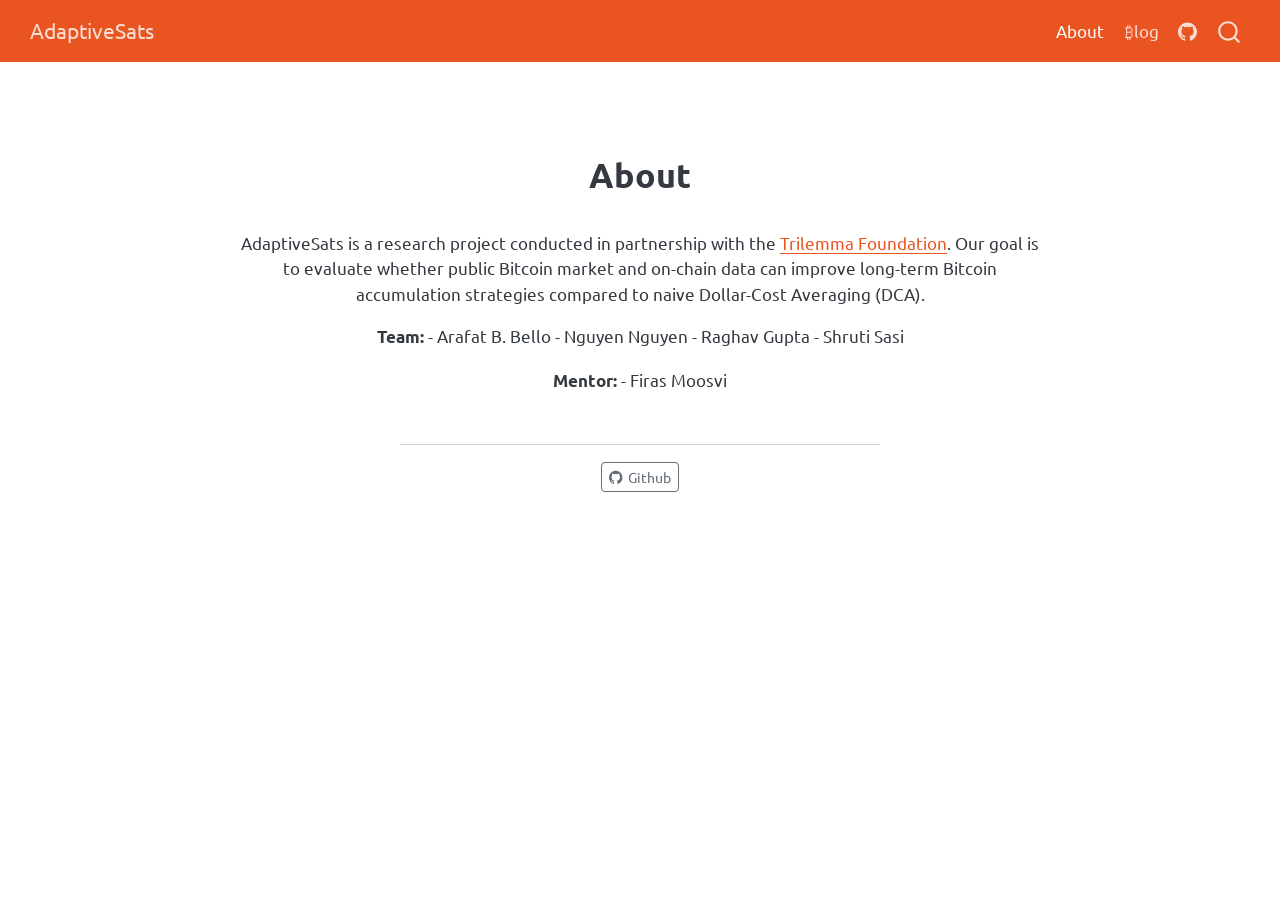
<file: about.html>
<!DOCTYPE html>
<html xmlns="http://www.w3.org/1999/xhtml" lang="en" xml:lang="en"><head>

<meta charset="utf-8">
<meta name="generator" content="quarto-1.9.38">

<meta name="viewport" content="width=device-width, initial-scale=1.0, user-scalable=yes">


<title>About – AdaptiveSats</title>
<style>
/* Default styles provided by pandoc.
** See https://pandoc.org/MANUAL.html#variables-for-html for config info.
*/
code{white-space: pre-wrap;}
span.smallcaps{font-variant: small-caps;}
div.columns{display: flex; gap: min(4vw, 1.5em);}
div.column{flex: auto; overflow-x: auto;}
div.hanging-indent{margin-left: 1.5em; text-indent: -1.5em;}
ul.task-list{list-style: none;}
ul.task-list li input[type="checkbox"] {
  width: 0.8em;
  margin: 0 0.8em 0.2em -1em; /* quarto-specific, see https://github.com/quarto-dev/quarto-cli/issues/4556 */ 
  vertical-align: middle;
}
</style>


<script src="site_libs/quarto-nav/quarto-nav.js"></script>
<script src="site_libs/quarto-nav/headroom.min.js"></script>
<script src="site_libs/clipboard/clipboard.min.js"></script>
<script src="site_libs/quarto-search/autocomplete.umd.js"></script>
<script src="site_libs/quarto-search/fuse.min.js"></script>
<script src="site_libs/quarto-search/quarto-search.js"></script>
<meta name="quarto:offset" content="./">
<script src="site_libs/quarto-html/quarto.js" type="module"></script>
<script src="site_libs/quarto-html/tabsets/tabsets.js" type="module"></script>
<script src="site_libs/quarto-html/popper.min.js"></script>
<script src="site_libs/quarto-html/tippy.umd.min.js"></script>
<link href="site_libs/quarto-html/tippy.css" rel="stylesheet">
<link href="site_libs/quarto-html/quarto-syntax-highlighting-15634bcf2e68342d4ad2dfa704d543f6.css" rel="stylesheet" id="quarto-text-highlighting-styles">
<script src="site_libs/bootstrap/bootstrap.min.js"></script>
<link href="site_libs/bootstrap/bootstrap-icons.css" rel="stylesheet">
<link href="site_libs/bootstrap/bootstrap-46f0abdcd605bdcd834e8a40f923e4ad.min.css" rel="stylesheet" append-hash="true" id="quarto-bootstrap" data-mode="light">
<script id="quarto-search-options" type="application/json">{
  "location": "navbar",
  "copy-button": false,
  "collapse-after": 3,
  "panel-placement": "end",
  "type": "overlay",
  "limit": 50,
  "keyboard-shortcut": [
    "f",
    "/",
    "s"
  ],
  "show-item-context": false,
  "language": {
    "search-no-results-text": "No results",
    "search-matching-documents-text": "matching documents",
    "search-copy-link-title": "Copy link to search",
    "search-hide-matches-text": "Hide additional matches",
    "search-more-match-text": "more match in this document",
    "search-more-matches-text": "more matches in this document",
    "search-clear-button-title": "Clear",
    "search-text-placeholder": "",
    "search-detached-cancel-button-title": "Cancel",
    "search-submit-button-title": "Submit",
    "search-label": "Search"
  }
}</script>


<link rel="stylesheet" href="styles.css">
</head>

<body class="nav-fixed fullcontent quarto-light">

<div id="quarto-search-results"></div>
  <header id="quarto-header" class="headroom fixed-top">
    <nav class="navbar navbar-expand-lg " data-bs-theme="dark">
      <div class="navbar-container container-fluid">
      <div class="navbar-brand-container mx-auto">
    <a class="navbar-brand" href="./index.html">
    <span class="navbar-title">AdaptiveSats</span>
    </a>
  </div>
            <div id="quarto-search" class="" title="Search"></div>
          <button class="navbar-toggler" type="button" data-bs-toggle="collapse" data-bs-target="#navbarCollapse" aria-controls="navbarCollapse" role="menu" aria-expanded="false" aria-label="Toggle navigation" onclick="if (window.quartoToggleHeadroom) { window.quartoToggleHeadroom(); }">
  <span class="navbar-toggler-icon"></span>
</button>
          <div class="collapse navbar-collapse" id="navbarCollapse">
            <ul class="navbar-nav navbar-nav-scroll ms-auto">
  <li class="nav-item">
    <a class="nav-link active" href="./about.html" aria-current="page"> 
<span class="menu-text">About</span></a>
  </li>  
  <li class="nav-item">
    <a class="nav-link" href="./index.html"> 
<span class="menu-text">₿log</span></a>
  </li>  
  <li class="nav-item compact">
    <a class="nav-link" href="https://github.com/ShrutiSasi/AdaptiveSats"> <i class="bi bi-github" role="img">
</i> 
<span class="menu-text"></span></a>
  </li>  
</ul>
          </div> <!-- /navcollapse -->
            <div class="quarto-navbar-tools">
</div>
      </div> <!-- /container-fluid -->
    </nav>
</header>
<!-- content -->
<div id="quarto-content" class="quarto-container page-columns page-rows-contents page-layout-article page-navbar">
<!-- sidebar -->
<!-- margin-sidebar -->
    
<!-- main -->
<div class="quarto-about-jolla">
 <header id="title-block-header" class="quarto-title-block default">
<div class="quarto-title">
<h1 class="title">About</h1>
</div>
<div class="quarto-title-meta">
  </div>
</header><main class="content" id="quarto-document-content">
<p>AdaptiveSats is a research project conducted in partnership with the <a href="https://www.trilemma.foundation/">Trilemma Foundation</a>. Our goal is to evaluate whether public Bitcoin market and on-chain data can improve long-term Bitcoin accumulation strategies compared to naive Dollar-Cost Averaging (DCA).</p>
<p><strong>Team:</strong> - Arafat B. Bello - Nguyen Nguyen - Raghav Gupta - Shruti Sasi</p>
<p><strong>Mentor:</strong> - Firas Moosvi</p>


</main> 
  <hr class="about-sep">
   <div class="about-links">
  <a href="https://github.com/ShrutiSasi/AdaptiveSats" class="about-link" rel="" target="">
    <i class="bi bi-github"></i>
     <span class="about-link-text">Github</span>
  </a>
</div>
</div>
 <!-- /main -->
<script id="quarto-html-after-body" type="application/javascript">
  window.document.addEventListener("DOMContentLoaded", function (event) {
    const isCodeAnnotation = (el) => {
      for (const clz of el.classList) {
        if (clz.startsWith('code-annotation-')) {                     
          return true;
        }
      }
      return false;
    }
    const onCopySuccess = function(e) {
      // button target
      const button = e.trigger;
      // don't keep focus
      button.blur();
      // flash "checked"
      button.classList.add('code-copy-button-checked');
      var currentTitle = button.getAttribute("title");
      button.setAttribute("title", "Copied!");
      let tooltip;
      if (window.bootstrap) {
        button.setAttribute("data-bs-toggle", "tooltip");
        button.setAttribute("data-bs-placement", "left");
        button.setAttribute("data-bs-title", "Copied!");
        tooltip = new bootstrap.Tooltip(button, 
          { trigger: "manual", 
            customClass: "code-copy-button-tooltip",
            offset: [0, -8]});
        tooltip.show();    
      }
      setTimeout(function() {
        if (tooltip) {
          tooltip.hide();
          button.removeAttribute("data-bs-title");
          button.removeAttribute("data-bs-toggle");
          button.removeAttribute("data-bs-placement");
        }
        button.setAttribute("title", currentTitle);
        button.classList.remove('code-copy-button-checked');
      }, 1000);
      // clear code selection
      e.clearSelection();
    }
    const getTextToCopy = function(trigger) {
      const outerScaffold = trigger.parentElement.cloneNode(true);
      const codeEl = outerScaffold.querySelector('code');
      for (const childEl of codeEl.children) {
        if (isCodeAnnotation(childEl)) {
          childEl.remove();
        }
      }
      return codeEl.innerText;
    }
    const clipboard = new window.ClipboardJS('.code-copy-button:not([data-in-quarto-modal])', {
      text: getTextToCopy
    });
    clipboard.on('success', onCopySuccess);
    if (window.document.getElementById('quarto-embedded-source-code-modal')) {
      const clipboardModal = new window.ClipboardJS('.code-copy-button[data-in-quarto-modal]', {
        text: getTextToCopy,
        container: window.document.getElementById('quarto-embedded-source-code-modal')
      });
      clipboardModal.on('success', onCopySuccess);
    }
      var localhostRegex = new RegExp(/^(?:http|https):\/\/localhost\:?[0-9]*\//);
      var mailtoRegex = new RegExp(/^mailto:/);
        var filterRegex = new RegExp("https:\/\/<USERNAME>\.github\.io\/AdaptiveSats");
      var isInternal = (href) => {
          return filterRegex.test(href) || localhostRegex.test(href) || mailtoRegex.test(href);
      }
      // Inspect non-navigation links and adorn them if external
     var links = window.document.querySelectorAll('a[href]:not(.nav-link):not(.navbar-brand):not(.toc-action):not(.sidebar-link):not(.sidebar-item-toggle):not(.pagination-link):not(.no-external):not([aria-hidden]):not(.dropdown-item):not(.quarto-navigation-tool):not(.about-link)');
      for (var i=0; i<links.length; i++) {
        const link = links[i];
        if (!isInternal(link.href)) {
          // undo the damage that might have been done by quarto-nav.js in the case of
          // links that we want to consider external
          if (link.dataset.originalHref !== undefined) {
            link.href = link.dataset.originalHref;
          }
        }
      }
    function tippyHover(el, contentFn, onTriggerFn, onUntriggerFn) {
      const config = {
        allowHTML: true,
        maxWidth: 500,
        delay: 100,
        arrow: false,
        appendTo: function(el) {
            return el.parentElement;
        },
        interactive: true,
        interactiveBorder: 10,
        theme: 'quarto',
        placement: 'bottom-start',
      };
      if (contentFn) {
        config.content = contentFn;
      }
      if (onTriggerFn) {
        config.onTrigger = onTriggerFn;
      }
      if (onUntriggerFn) {
        config.onUntrigger = onUntriggerFn;
      }
      window.tippy(el, config); 
    }
    const noterefs = window.document.querySelectorAll('a[role="doc-noteref"]');
    for (var i=0; i<noterefs.length; i++) {
      const ref = noterefs[i];
      tippyHover(ref, function() {
        // use id or data attribute instead here
        let href = ref.getAttribute('data-footnote-href') || ref.getAttribute('href');
        try { href = new URL(href).hash; } catch {}
        const id = href.replace(/^#\/?/, "");
        const note = window.document.getElementById(id);
        if (note) {
          return note.innerHTML;
        } else {
          return "";
        }
      });
    }
    const xrefs = window.document.querySelectorAll('a.quarto-xref');
    const processXRef = (id, note) => {
      // Strip column container classes
      const stripColumnClz = (el) => {
        el.classList.remove("page-full", "page-columns");
        if (el.children) {
          for (const child of el.children) {
            stripColumnClz(child);
          }
        }
      }
      stripColumnClz(note)
      if (id === null || id.startsWith('sec-')) {
        // Special case sections, only their first couple elements
        const container = document.createElement("div");
        if (note.children && note.children.length > 2) {
          container.appendChild(note.children[0].cloneNode(true));
          for (let i = 1; i < note.children.length; i++) {
            const child = note.children[i];
            if (child.tagName === "P" && child.innerText === "") {
              continue;
            } else {
              container.appendChild(child.cloneNode(true));
              break;
            }
          }
          if (window.Quarto?.typesetMath) {
            window.Quarto.typesetMath(container);
          }
          return container.innerHTML
        } else {
          if (window.Quarto?.typesetMath) {
            window.Quarto.typesetMath(note);
          }
          return note.innerHTML;
        }
      } else {
        // Remove any anchor links if they are present
        const anchorLink = note.querySelector('a.anchorjs-link');
        if (anchorLink) {
          anchorLink.remove();
        }
        if (window.Quarto?.typesetMath) {
          window.Quarto.typesetMath(note);
        }
        if (note.classList.contains("callout")) {
          return note.outerHTML;
        } else {
          return note.innerHTML;
        }
      }
    }
    for (var i=0; i<xrefs.length; i++) {
      const xref = xrefs[i];
      tippyHover(xref, undefined, function(instance) {
        instance.disable();
        let url = xref.getAttribute('href');
        let hash = undefined; 
        if (url.startsWith('#')) {
          hash = url;
        } else {
          try { hash = new URL(url).hash; } catch {}
        }
        if (hash) {
          const id = hash.replace(/^#\/?/, "");
          const note = window.document.getElementById(id);
          if (note !== null) {
            try {
              const html = processXRef(id, note.cloneNode(true));
              instance.setContent(html);
            } finally {
              instance.enable();
              instance.show();
            }
          } else {
            // See if we can fetch this
            fetch(url.split('#')[0])
            .then(res => res.text())
            .then(html => {
              const parser = new DOMParser();
              const htmlDoc = parser.parseFromString(html, "text/html");
              const note = htmlDoc.getElementById(id);
              if (note !== null) {
                const html = processXRef(id, note);
                instance.setContent(html);
              } 
            }).finally(() => {
              instance.enable();
              instance.show();
            });
          }
        } else {
          // See if we can fetch a full url (with no hash to target)
          // This is a special case and we should probably do some content thinning / targeting
          fetch(url)
          .then(res => res.text())
          .then(html => {
            const parser = new DOMParser();
            const htmlDoc = parser.parseFromString(html, "text/html");
            const note = htmlDoc.querySelector('main.content');
            if (note !== null) {
              // This should only happen for chapter cross references
              // (since there is no id in the URL)
              // remove the first header
              if (note.children.length > 0 && note.children[0].tagName === "HEADER") {
                note.children[0].remove();
              }
              const html = processXRef(null, note);
              instance.setContent(html);
            } 
          }).finally(() => {
            instance.enable();
            instance.show();
          });
        }
      }, function(instance) {
      });
    }
        let selectedAnnoteEl;
        const selectorForAnnotation = ( cell, annotation) => {
          let cellAttr = 'data-code-cell="' + cell + '"';
          let lineAttr = 'data-code-annotation="' +  annotation + '"';
          const selector = 'span[' + cellAttr + '][' + lineAttr + ']';
          return selector;
        }
        const selectCodeLines = (annoteEl) => {
          const doc = window.document;
          const targetCell = annoteEl.getAttribute("data-target-cell");
          const targetAnnotation = annoteEl.getAttribute("data-target-annotation");
          const annoteSpan = window.document.querySelector(selectorForAnnotation(targetCell, targetAnnotation));
          const lines = annoteSpan.getAttribute("data-code-lines").split(",");
          const lineIds = lines.map((line) => {
            return targetCell + "-" + line;
          })
          let top = null;
          let height = null;
          let parent = null;
          if (lineIds.length > 0) {
              //compute the position of the single el (top and bottom and make a div)
              const el = window.document.getElementById(lineIds[0]);
              top = el.offsetTop;
              height = el.offsetHeight;
              parent = el.parentElement.parentElement;
            if (lineIds.length > 1) {
              const lastEl = window.document.getElementById(lineIds[lineIds.length - 1]);
              const bottom = lastEl.offsetTop + lastEl.offsetHeight;
              height = bottom - top;
            }
            if (top !== null && height !== null && parent !== null) {
              // cook up a div (if necessary) and position it 
              let div = window.document.getElementById("code-annotation-line-highlight");
              if (div === null) {
                div = window.document.createElement("div");
                div.setAttribute("id", "code-annotation-line-highlight");
                div.style.position = 'absolute';
                parent.appendChild(div);
              }
              div.style.top = top - 2 + "px";
              div.style.height = height + 4 + "px";
              div.style.left = 0;
              let gutterDiv = window.document.getElementById("code-annotation-line-highlight-gutter");
              if (gutterDiv === null) {
                gutterDiv = window.document.createElement("div");
                gutterDiv.setAttribute("id", "code-annotation-line-highlight-gutter");
                gutterDiv.style.position = 'absolute';
                const codeCell = window.document.getElementById(targetCell);
                const gutter = codeCell.querySelector('.code-annotation-gutter');
                gutter.appendChild(gutterDiv);
              }
              gutterDiv.style.top = top - 2 + "px";
              gutterDiv.style.height = height + 4 + "px";
            }
            selectedAnnoteEl = annoteEl;
          }
        };
        const unselectCodeLines = () => {
          const elementsIds = ["code-annotation-line-highlight", "code-annotation-line-highlight-gutter"];
          elementsIds.forEach((elId) => {
            const div = window.document.getElementById(elId);
            if (div) {
              div.remove();
            }
          });
          selectedAnnoteEl = undefined;
        };
          // Handle positioning of the toggle
      window.addEventListener(
        "resize",
        throttle(() => {
          elRect = undefined;
          if (selectedAnnoteEl) {
            selectCodeLines(selectedAnnoteEl);
          }
        }, 10)
      );
      function throttle(fn, ms) {
      let throttle = false;
      let timer;
        return (...args) => {
          if(!throttle) { // first call gets through
              fn.apply(this, args);
              throttle = true;
          } else { // all the others get throttled
              if(timer) clearTimeout(timer); // cancel #2
              timer = setTimeout(() => {
                fn.apply(this, args);
                timer = throttle = false;
              }, ms);
          }
        };
      }
        // Attach click handler to the DT
        const annoteDls = window.document.querySelectorAll('dt[data-target-cell]');
        for (const annoteDlNode of annoteDls) {
          annoteDlNode.addEventListener('click', (event) => {
            const clickedEl = event.target;
            if (clickedEl !== selectedAnnoteEl) {
              unselectCodeLines();
              const activeEl = window.document.querySelector('dt[data-target-cell].code-annotation-active');
              if (activeEl) {
                activeEl.classList.remove('code-annotation-active');
              }
              selectCodeLines(clickedEl);
              clickedEl.classList.add('code-annotation-active');
            } else {
              // Unselect the line
              unselectCodeLines();
              clickedEl.classList.remove('code-annotation-active');
            }
          });
        }
    const findCites = (el) => {
      const parentEl = el.parentElement;
      if (parentEl) {
        const cites = parentEl.dataset.cites;
        if (cites) {
          return {
            el,
            cites: cites.split(' ')
          };
        } else {
          return findCites(el.parentElement)
        }
      } else {
        return undefined;
      }
    };
    var bibliorefs = window.document.querySelectorAll('a[role="doc-biblioref"]');
    for (var i=0; i<bibliorefs.length; i++) {
      const ref = bibliorefs[i];
      const citeInfo = findCites(ref);
      if (citeInfo) {
        tippyHover(citeInfo.el, function() {
          var popup = window.document.createElement('div');
          citeInfo.cites.forEach(function(cite) {
            var citeDiv = window.document.createElement('div');
            citeDiv.classList.add('hanging-indent');
            citeDiv.classList.add('csl-entry');
            var biblioDiv = window.document.getElementById('ref-' + cite);
            if (biblioDiv) {
              citeDiv.innerHTML = biblioDiv.innerHTML;
            }
            popup.appendChild(citeDiv);
          });
          return popup.innerHTML;
        });
      }
    }
  });
  </script>
</div> <!-- /content -->




</body></html>
</file>
<file: site_libs/quarto-html/tippy.css>
.tippy-box[data-animation=fade][data-state=hidden]{opacity:0}[data-tippy-root]{max-width:calc(100vw - 10px)}.tippy-box{position:relative;background-color:#333;color:#fff;border-radius:4px;font-size:14px;line-height:1.4;white-space:normal;outline:0;transition-property:transform,visibility,opacity}.tippy-box[data-placement^=top]>.tippy-arrow{bottom:0}.tippy-box[data-placement^=top]>.tippy-arrow:before{bottom:-7px;left:0;border-width:8px 8px 0;border-top-color:initial;transform-origin:center top}.tippy-box[data-placement^=bottom]>.tippy-arrow{top:0}.tippy-box[data-placement^=bottom]>.tippy-arrow:before{top:-7px;left:0;border-width:0 8px 8px;border-bottom-color:initial;transform-origin:center bottom}.tippy-box[data-placement^=left]>.tippy-arrow{right:0}.tippy-box[data-placement^=left]>.tippy-arrow:before{border-width:8px 0 8px 8px;border-left-color:initial;right:-7px;transform-origin:center left}.tippy-box[data-placement^=right]>.tippy-arrow{left:0}.tippy-box[data-placement^=right]>.tippy-arrow:before{left:-7px;border-width:8px 8px 8px 0;border-right-color:initial;transform-origin:center right}.tippy-box[data-inertia][data-state=visible]{transition-timing-function:cubic-bezier(.54,1.5,.38,1.11)}.tippy-arrow{width:16px;height:16px;color:#333}.tippy-arrow:before{content:"";position:absolute;border-color:transparent;border-style:solid}.tippy-content{position:relative;padding:5px 9px;z-index:1}
</file>
<file: site_libs/quarto-html/quarto-syntax-highlighting-15634bcf2e68342d4ad2dfa704d543f6.css>
/* quarto syntax highlight colors */
:root {
  --quarto-hl-ot-color: #003B4F;
  --quarto-hl-at-color: #657422;
  --quarto-hl-ss-color: #20794D;
  --quarto-hl-an-color: #5E5E5E;
  --quarto-hl-fu-color: #4758AB;
  --quarto-hl-st-color: #20794D;
  --quarto-hl-cf-color: #003B4F;
  --quarto-hl-op-color: #5E5E5E;
  --quarto-hl-er-color: #AD0000;
  --quarto-hl-bn-color: #AD0000;
  --quarto-hl-al-color: #AD0000;
  --quarto-hl-va-color: #111111;
  --quarto-hl-bu-color: inherit;
  --quarto-hl-ex-color: inherit;
  --quarto-hl-pp-color: #AD0000;
  --quarto-hl-in-color: #5E5E5E;
  --quarto-hl-vs-color: #20794D;
  --quarto-hl-wa-color: #5E5E5E;
  --quarto-hl-do-color: #5E5E5E;
  --quarto-hl-im-color: #00769E;
  --quarto-hl-ch-color: #20794D;
  --quarto-hl-dt-color: #AD0000;
  --quarto-hl-fl-color: #AD0000;
  --quarto-hl-co-color: #5E5E5E;
  --quarto-hl-cv-color: #5E5E5E;
  --quarto-hl-cn-color: #8f5902;
  --quarto-hl-sc-color: #5E5E5E;
  --quarto-hl-dv-color: #AD0000;
  --quarto-hl-kw-color: #003B4F;
}

/* other quarto variables */
:root {
  --quarto-font-monospace: SFMono-Regular, Menlo, Monaco, Consolas, "Liberation Mono", "Courier New", monospace;
}

/* syntax highlight based on Pandoc's rules */
pre > code.sourceCode > span {
  color: #003B4F;
}

code.sourceCode > span {
  color: #003B4F;
}

div.sourceCode,
div.sourceCode pre.sourceCode {
  color: #003B4F;
}

/* Normal */
code span {
  color: #003B4F;
}

/* Alert */
code span.al {
  color: #AD0000;
  font-style: inherit;
}

/* Annotation */
code span.an {
  color: #5E5E5E;
  font-style: inherit;
}

/* Attribute */
code span.at {
  color: #657422;
  font-style: inherit;
}

/* BaseN */
code span.bn {
  color: #AD0000;
  font-style: inherit;
}

/* BuiltIn */
code span.bu {
  font-style: inherit;
}

/* ControlFlow */
code span.cf {
  color: #003B4F;
  font-weight: bold;
  font-style: inherit;
}

/* Char */
code span.ch {
  color: #20794D;
  font-style: inherit;
}

/* Constant */
code span.cn {
  color: #8f5902;
  font-style: inherit;
}

/* Comment */
code span.co {
  color: #5E5E5E;
  font-style: inherit;
}

/* CommentVar */
code span.cv {
  color: #5E5E5E;
  font-style: italic;
}

/* Documentation */
code span.do {
  color: #5E5E5E;
  font-style: italic;
}

/* DataType */
code span.dt {
  color: #AD0000;
  font-style: inherit;
}

/* DecVal */
code span.dv {
  color: #AD0000;
  font-style: inherit;
}

/* Error */
code span.er {
  color: #AD0000;
  font-style: inherit;
}

/* Extension */
code span.ex {
  font-style: inherit;
}

/* Float */
code span.fl {
  color: #AD0000;
  font-style: inherit;
}

/* Function */
code span.fu {
  color: #4758AB;
  font-style: inherit;
}

/* Import */
code span.im {
  color: #00769E;
  font-style: inherit;
}

/* Information */
code span.in {
  color: #5E5E5E;
  font-style: inherit;
}

/* Keyword */
code span.kw {
  color: #003B4F;
  font-weight: bold;
  font-style: inherit;
}

/* Operator */
code span.op {
  color: #5E5E5E;
  font-style: inherit;
}

/* Other */
code span.ot {
  color: #003B4F;
  font-style: inherit;
}

/* Preprocessor */
code span.pp {
  color: #AD0000;
  font-style: inherit;
}

/* SpecialChar */
code span.sc {
  color: #5E5E5E;
  font-style: inherit;
}

/* SpecialString */
code span.ss {
  color: #20794D;
  font-style: inherit;
}

/* String */
code span.st {
  color: #20794D;
  font-style: inherit;
}

/* Variable */
code span.va {
  color: #111111;
  font-style: inherit;
}

/* VerbatimString */
code span.vs {
  color: #20794D;
  font-style: inherit;
}

/* Warning */
code span.wa {
  color: #5E5E5E;
  font-style: italic;
}

.prevent-inlining {
  content: "</";
}

/*# sourceMappingURL=f23921c56f73e400b49028c9186a1aa0.css.map */
</file>
<file: styles.css>
/* css styles */
</file>
